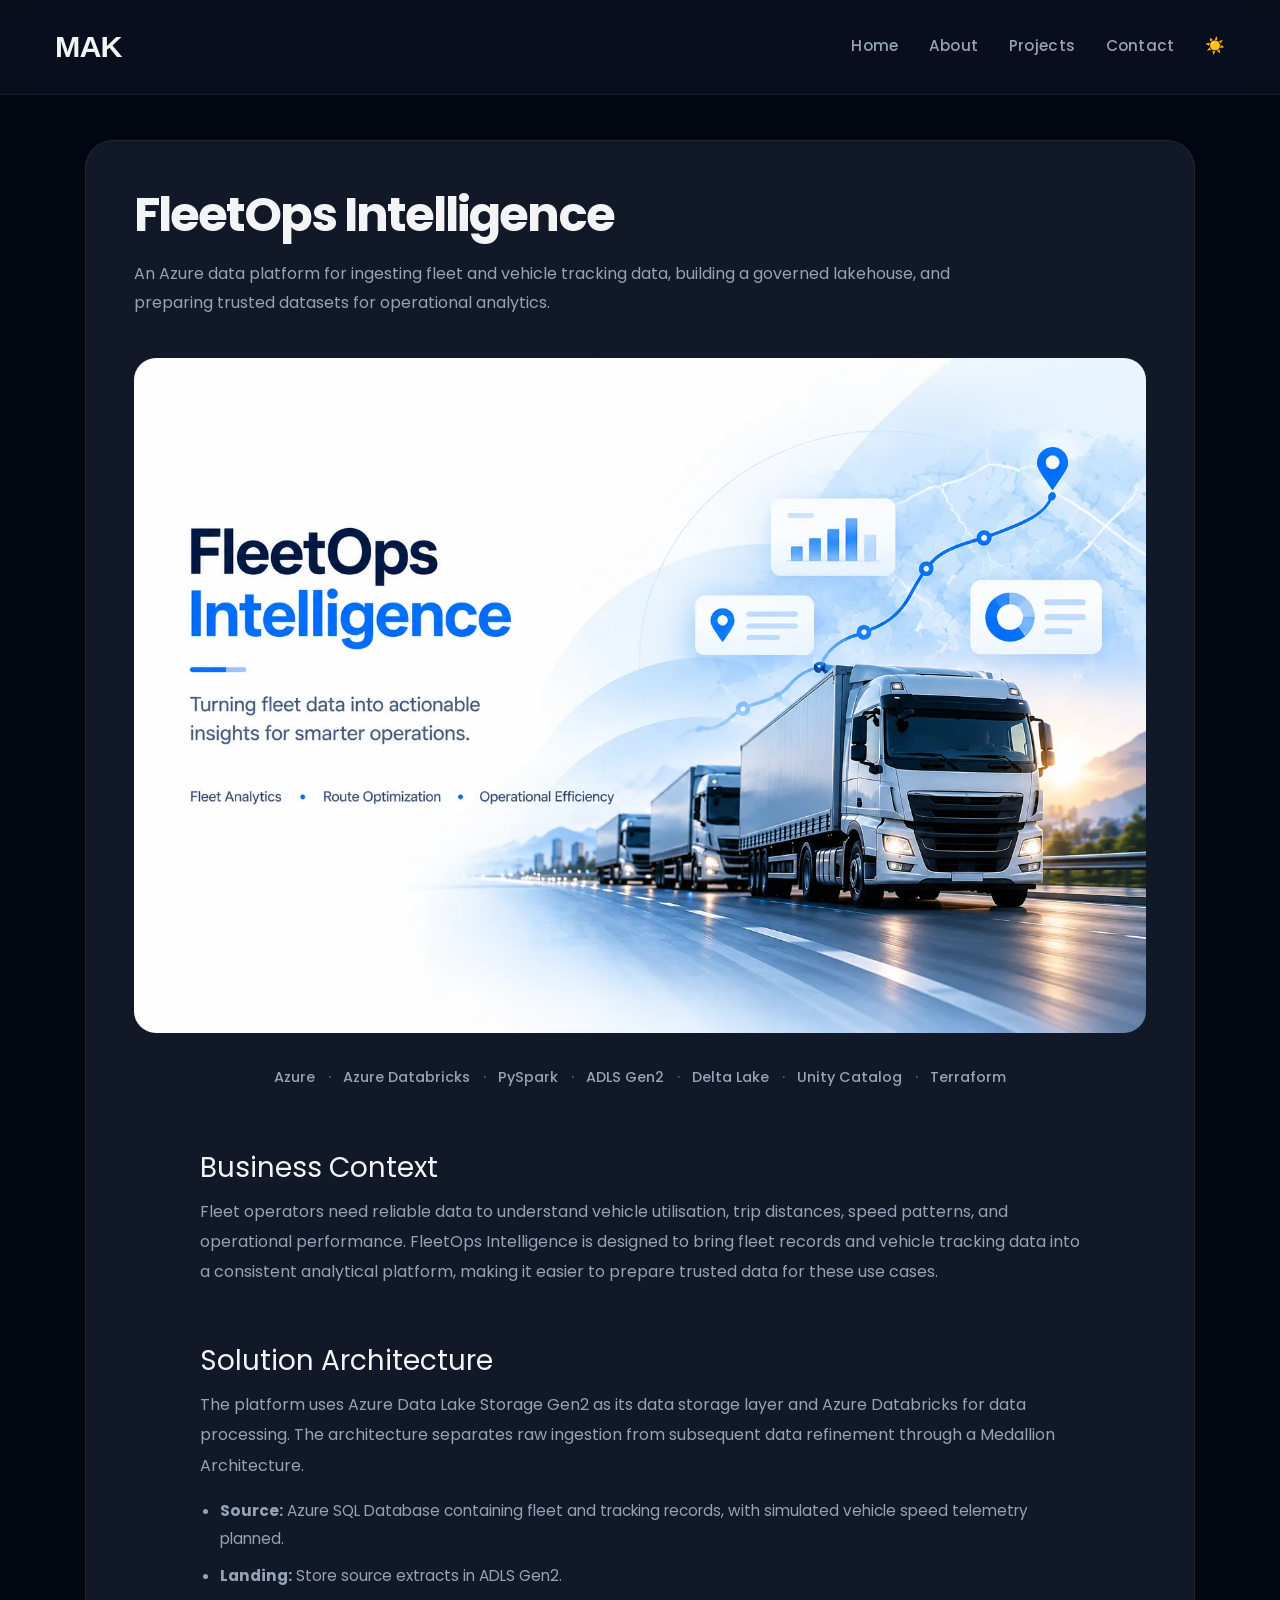
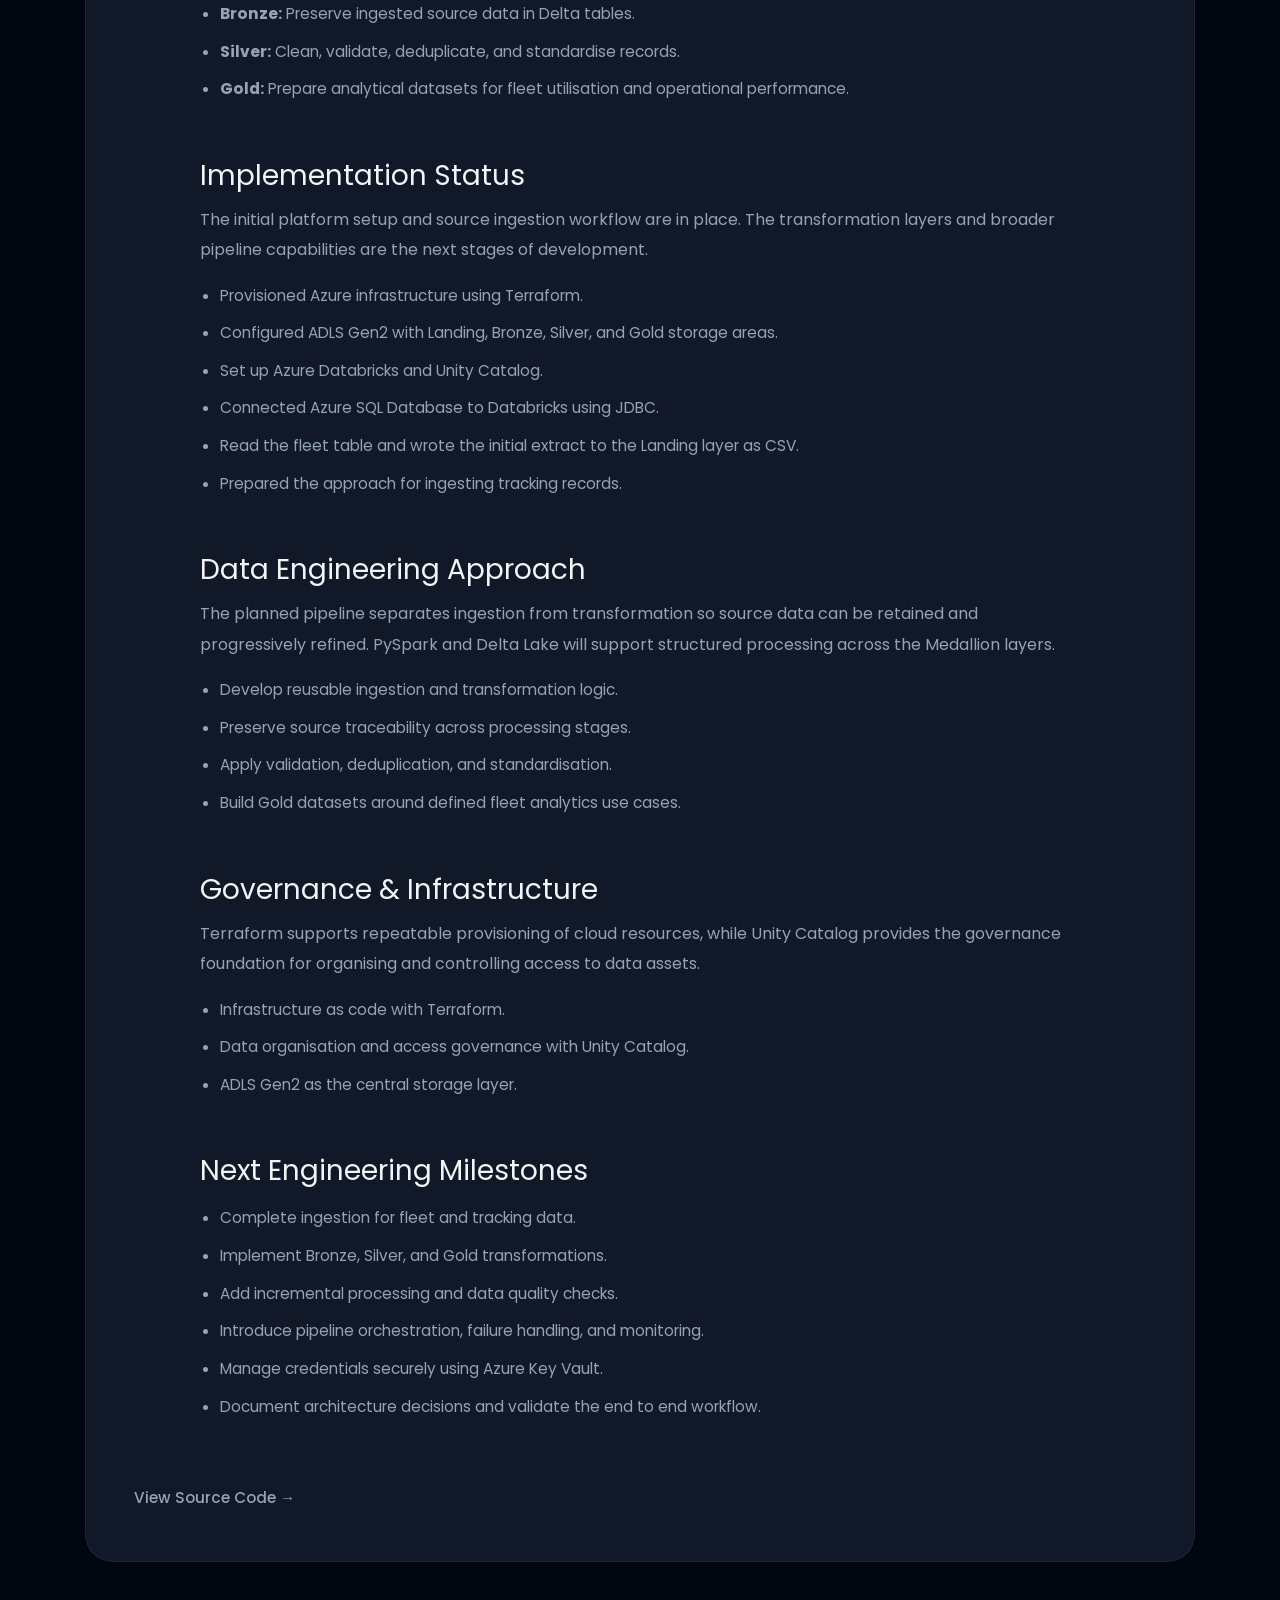
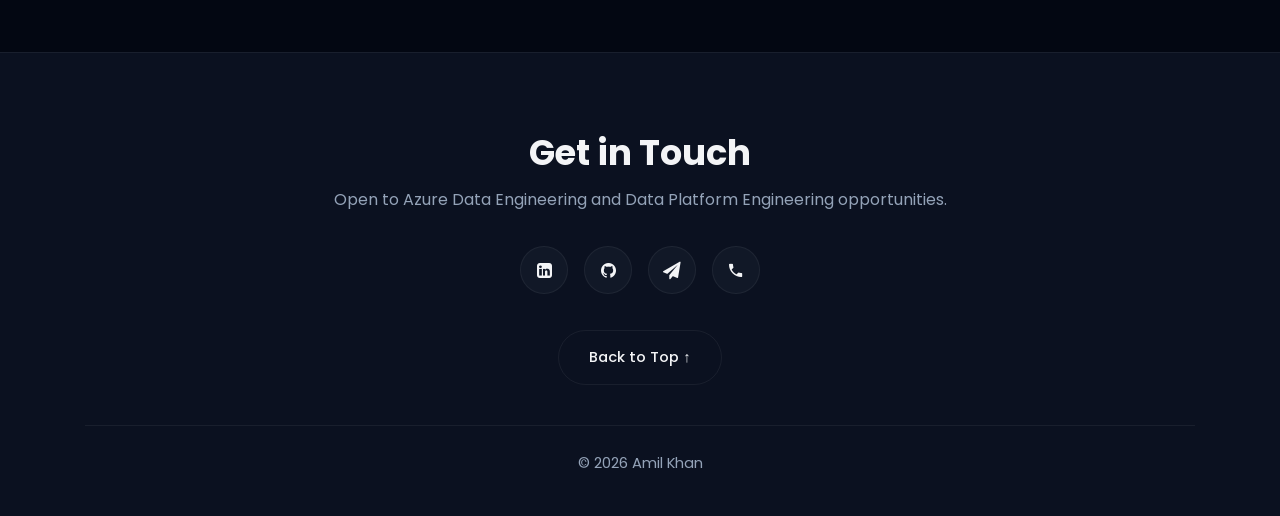
<file: projects/fleet-ops-intelligence.html>
<!DOCTYPE html>
<html lang="en">

<head>
	<title>Amil Khan | Data Platform Engineering</title>


	<meta charset="utf-8">
	<meta name="viewport" content="width=device-width, initial-scale=1">

	<meta property="og:title" content="Amil Khan | Data Platform Engineering">
	<meta property="og:description"
		content="Portfolio showcasing Azure data platforms, Databricks, cloud integration, and engineering automation.">

	<link href="https://fonts.googleapis.com/css2?family=Poppins:wght@300;400;600;700&display=swap" rel="stylesheet">
	<link rel="stylesheet" href="https://cdn.jsdelivr.net/npm/bootstrap@4.6.2/dist/css/bootstrap.min.css">
	<link rel="icon" href="images/mak.png">
	<link href="https://fonts.googleapis.com/css2?family=Inter:wght@400;500;600&display=swap" rel="stylesheet">
	<link rel="stylesheet" href="../css/style.css">
	<link rel="stylesheet" href="../css/animate.css">
	<link rel="stylesheet" href="../css/owl.carousel.min.css">
	<link rel="stylesheet" href="../css/owl.theme.default.min.css">
	<link rel="stylesheet" href="../css/magnific-popup.css">
	<link rel="stylesheet" href="../css/aos.css">
	<link rel="stylesheet" href="../css/flaticon.css">
	<link rel="stylesheet" href="../css/icomoon.css">

</head>



<body data-spy="scroll" data-target=".site-navbar-target" data-offset="300">

	<nav class="navbar navbar-expand-lg site-navbar-target" id="navbar">
		<div class="container">

			<!-- Logo -->
			<a class="navbar-brand" href="../index.html">
				MAK
			</a>

			<!-- Mobile Toggle -->
			<button class="navbar-toggler" type="button" data-toggle="collapse" data-target="#navbarNav"
				aria-controls="navbarNav" aria-expanded="false" aria-label="Toggle navigation">

				<span class="oi oi-menu"></span>

			</button>

			<!-- Nav Links -->
			<div class="collapse navbar-collapse" id="navbarNav">

				<ul class="navbar-nav ml-auto">

					<li class="nav-item">
						<a href="../index.html" class="nav-link">Home</a>
					</li>
					<li class="nav-item">
						<a href="../index.html#about-section" class="nav-link">About</a>
					</li>
					<li class="nav-item">
						<a href="../projects.html" class="nav-link">Projects</a>
					</li>
					<li class="nav-item">
						<a href="#contact-section" class="nav-link">Contact</a>
					</li>
					<li class="nav-item d-flex align-items-center">
						<button onclick="toggleTheme()" class="theme-toggle" aria-label="Toggle theme">

							<span id="theme-icon">☀️</span>

						</button>
					</li>

					<!-- 
						<li class="nav-item">
						<a href="https://iam-mak.github.io/myblogs/" class="nav-link" target="_blank">
							Blog
						</a>

						</li>-->

				</ul>
			</div>
		</div>
	</nav>


	<!-- PROJECT DETAIL SECTION -->


	<section class="project-detail-section" id="project-section">
		<div class="container">
			<div class="project-detail-card">

				<!-- PROJECT HEADER -->
				<div class="project-detail-header">
					<h1 class="project-detail-title">
						FleetOps Intelligence
					</h1>
					<p class="project-detail-subtitle">
						An Azure data platform for ingesting fleet and vehicle tracking
						data, building a governed lakehouse, and preparing trusted
						datasets for operational analytics.
					</p>
				</div>

				<!-- PROJECT IMAGE -->
				<div class="project-detail-image-wrap">
					<img src="../images/FleetOpsIntelligence.webp"
						alt="FleetOps Intelligence Azure data platform architecture" class="project-detail-image">
				</div>

				<!-- TECHNOLOGY STACK -->
				<div class="project-detail-tech">
					<span>Azure</span>
					<span>Azure Databricks</span>
					<span>PySpark</span>
					<span>ADLS Gen2</span>
					<span>Delta Lake</span>
					<span>Unity Catalog</span>
					<span>Terraform</span>
				</div>

				<div class="project-detail-content">

					<!-- BUSINESS CONTEXT -->
					<div class="project-detail-block">
						<h3>Business Context</h3>
						<p>
							Fleet operators need reliable data to understand vehicle
							utilisation, trip distances, speed patterns, and operational
							performance. FleetOps Intelligence is designed to bring fleet
							records and vehicle tracking data into a consistent analytical
							platform, making it easier to prepare trusted data for these use cases.
						</p>
					</div>

					<!-- SOLUTION ARCHITECTURE -->
					<div class="project-detail-block">
						<h3>Solution Architecture</h3>
						<p>
							The platform uses Azure Data Lake Storage Gen2 as its data
							storage layer and Azure Databricks for data processing.
							The architecture separates raw ingestion from subsequent
							data refinement through a Medallion Architecture.
						</p>
						<ul>
							<li><strong>Source:</strong> Azure SQL Database containing fleet and tracking records, with
								simulated vehicle speed telemetry planned.</li>
							<li><strong>Landing:</strong> Store source extracts in ADLS Gen2.</li>
							<li><strong>Bronze:</strong> Preserve ingested source data in Delta tables.</li>
							<li><strong>Silver:</strong> Clean, validate, deduplicate, and standardise records.</li>
							<li><strong>Gold:</strong> Prepare analytical datasets for fleet utilisation and operational
								performance.</li>
						</ul>
					</div>

					<!-- IMPLEMENTATION STATUS -->
					<div class="project-detail-block">
						<h3>Implementation Status</h3>
						<p>
							The initial platform setup and source ingestion workflow
							are in place. The transformation layers and broader
							pipeline capabilities are the next stages of development.
						</p>
						<ul>
							<li>Provisioned Azure infrastructure using Terraform.</li>
							<li>Configured ADLS Gen2 with Landing, Bronze, Silver, and Gold storage areas.</li>
							<li>Set up Azure Databricks and Unity Catalog.</li>
							<li>Connected Azure SQL Database to Databricks using JDBC.</li>
							<li>Read the fleet table and wrote the initial extract to the Landing layer as CSV.</li>
							<li>Prepared the approach for ingesting tracking records.</li>
						</ul>
					</div>

					<!-- DATA ENGINEERING -->
					<div class="project-detail-block">
						<h3>Data Engineering Approach</h3>
						<p>
							The planned pipeline separates ingestion from transformation
							so source data can be retained and progressively refined.
							PySpark and Delta Lake will support structured processing
							across the Medallion layers.
						</p>
						<ul>
							<li>Develop reusable ingestion and transformation logic.</li>
							<li>Preserve source traceability across processing stages.</li>
							<li>Apply validation, deduplication, and standardisation.</li>
							<li>Build Gold datasets around defined fleet analytics use cases.</li>
						</ul>
					</div>

					<!-- GOVERNANCE AND INFRASTRUCTURE -->
					<div class="project-detail-block">
						<h3>Governance & Infrastructure</h3>
						<p>
							Terraform supports repeatable provisioning of cloud resources,
							while Unity Catalog provides the governance foundation for
							organising and controlling access to data assets.
						</p>
						<ul>
							<li>Infrastructure as code with Terraform.</li>
							<li>Data organisation and access governance with Unity Catalog.</li>
							<li>ADLS Gen2 as the central storage layer.</li>
						</ul>
					</div>

					<!-- NEXT STEPS -->
					<div class="project-detail-block">
						<h3>Next Engineering Milestones</h3>
						<ul>
							<li>Complete ingestion for fleet and tracking data.</li>
							<li>Implement Bronze, Silver, and Gold transformations.</li>
							<li>Add incremental processing and data quality checks.</li>
							<li>Introduce pipeline orchestration, failure handling, and monitoring.</li>
							<li>Manage credentials securely using Azure Key Vault.</li>
							<li>Document architecture decisions and validate the end to end workflow.</li>
						</ul>
					</div>

				</div>

				<!-- SOURCE CODE -->
				<div class="project-detail-actions">
					<a href="https://github.com/Iam-Mak/fleetops-intelligence-platform" class="hero-btn" target="_blank"
						rel="noopener noreferrer">
						View Source Code →
					</a>
				</div>

			</div>
		</div>
	</section>




	<!-- FOOTER / CONTACT -->
	<footer class="footer-section" id="contact-section">
		<div class="container">

			<div class="footer-content">
				<h2 class="footer-title">Get in Touch</h2>
				<p class="footer-subtitle">
					Open to Azure Data Engineering and Data Platform Engineering opportunities.
				</p>
			</div>

			<!-- Social Links -->
			<div class="footer-socials">
				<a href="https://www.linkedin.com/in/iam-mak/" target="_blank" rel="noopener noreferrer"
					class="footer-social-link" aria-label="LinkedIn">
					<span class="icon-linkedin-square"></span>
				</a>

				<a href="https://github.com/Iam-Mak" target="_blank" rel="noopener noreferrer"
					class="footer-social-link" aria-label="GitHub">
					<span class="icon-github"></span>
				</a>

				<a href="mailto:mohd.amilk09@gmail.com" class="footer-social-link" aria-label="Email">
					<span class="icon-paper-plane"></span>
				</a>

				<a href="tel:+917302344786" class="footer-social-link" aria-label="Phone">
					<span class="icon-phone2"></span>
				</a>
			</div>

			<!-- Back To Top -->
			<div class="footer-actions">
				<a href="#home-section" class="hero-btn">
					Back to Top ↑
				</a>
			</div>

			<div class="footer-divider"></div>

			<p class="footer-bottom">
				©
				<script>document.write(new Date().getFullYear());</script>
				Amil Khan
			</p>

		</div>
	</footer>

	<!-- Loader -->
	<div id="ftco-loader" class="show fullscreen">
		<svg class="circular" width="48px" height="48px">
			<circle class="path-bg" cx="24" cy="24" r="22" fill="none" stroke-width="4" stroke="#eeeeee" />
			<circle class="path" cx="24" cy="24" r="22" fill="none" stroke-width="4" stroke-miterlimit="10"
				stroke="#F96D00" />
		</svg>
	</div>


	<script src="../js/jquery.min.js"></script>
	<script src="../js/jquery-migrate-3.0.1.min.js"></script>
	<script src="../js/bootstrap.min.js"></script>
	<script src="../js/jquery.waypoints.min.js"></script>
	<script src="../js/jquery.stellar.min.js"></script>
	<script src="../js/owl.carousel.min.js"></script>
	<script src="../js/jquery.magnific-popup.min.js"></script>
	<script src="../js/aos.js"></script>
	<script src="../js/jquery.animateNumber.min.js"></script>
	<script src="../js/main.js"></script>

</body>

</html>
</file>
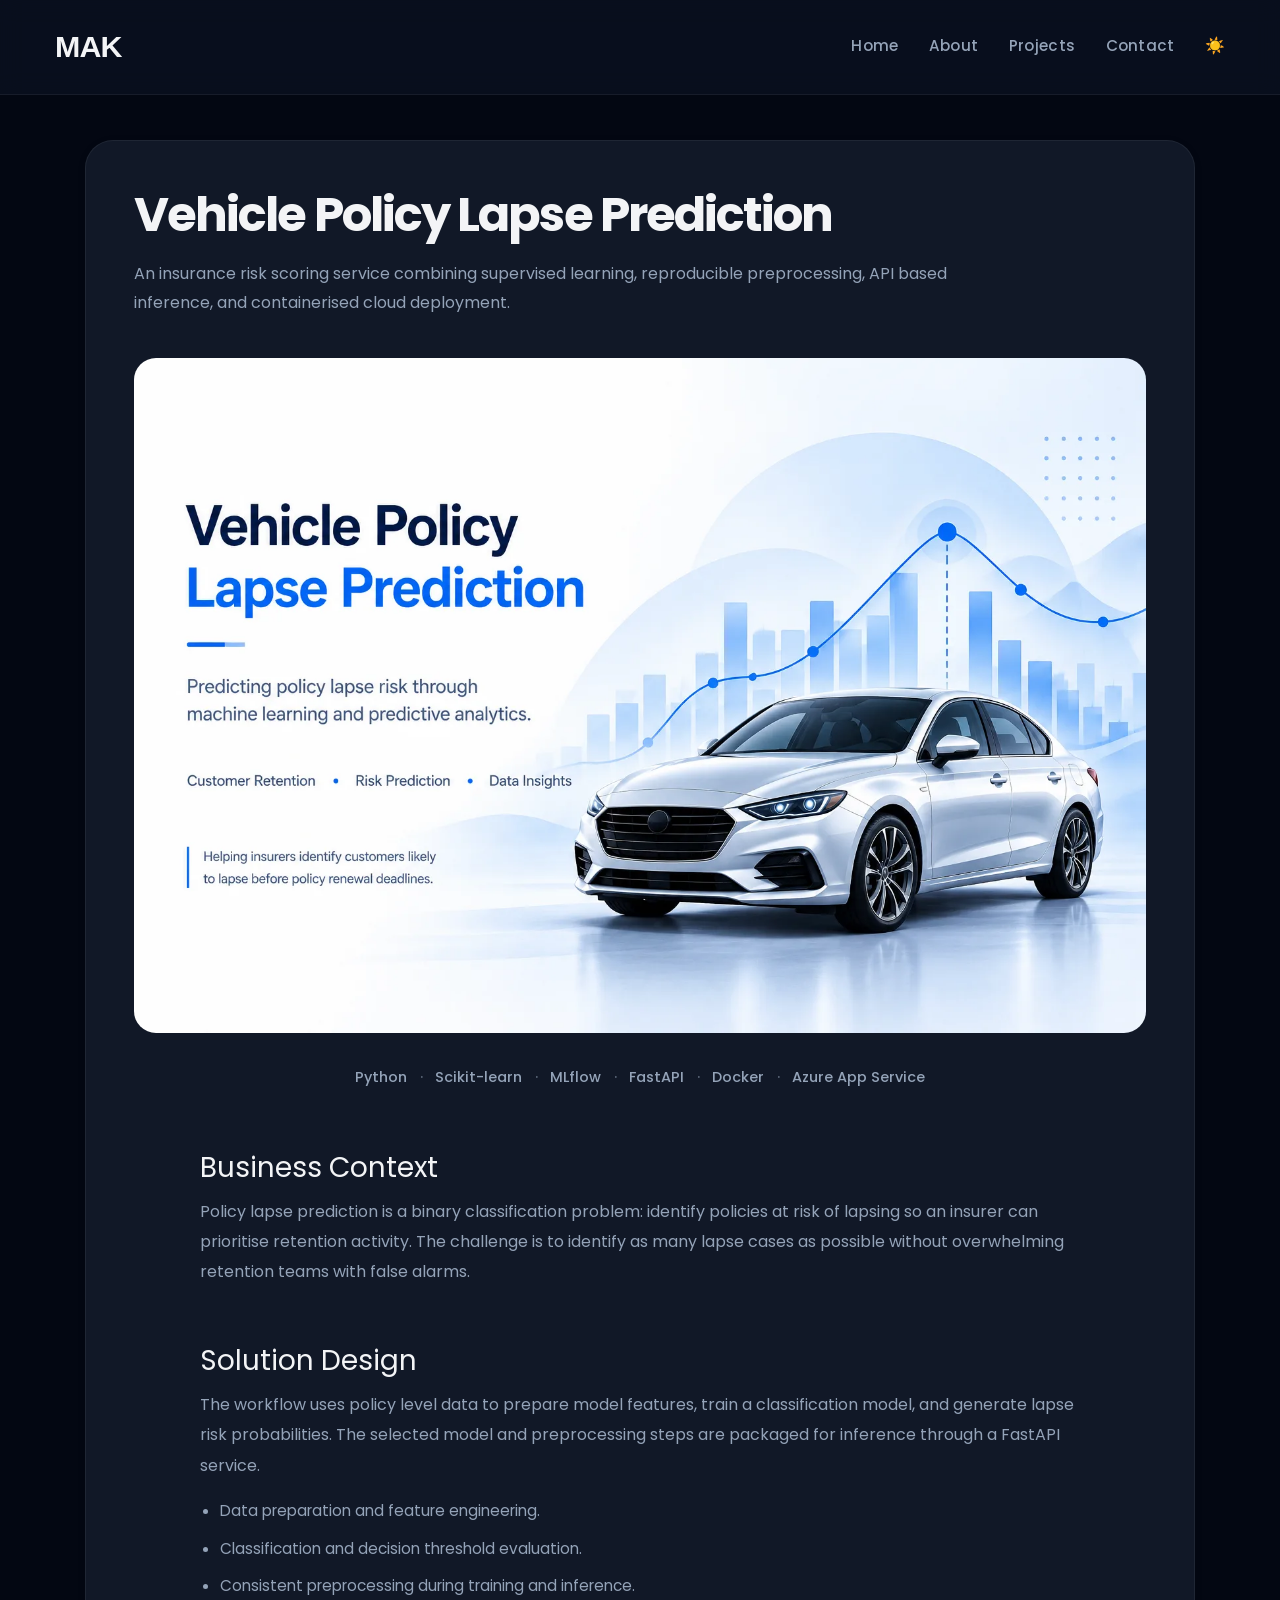
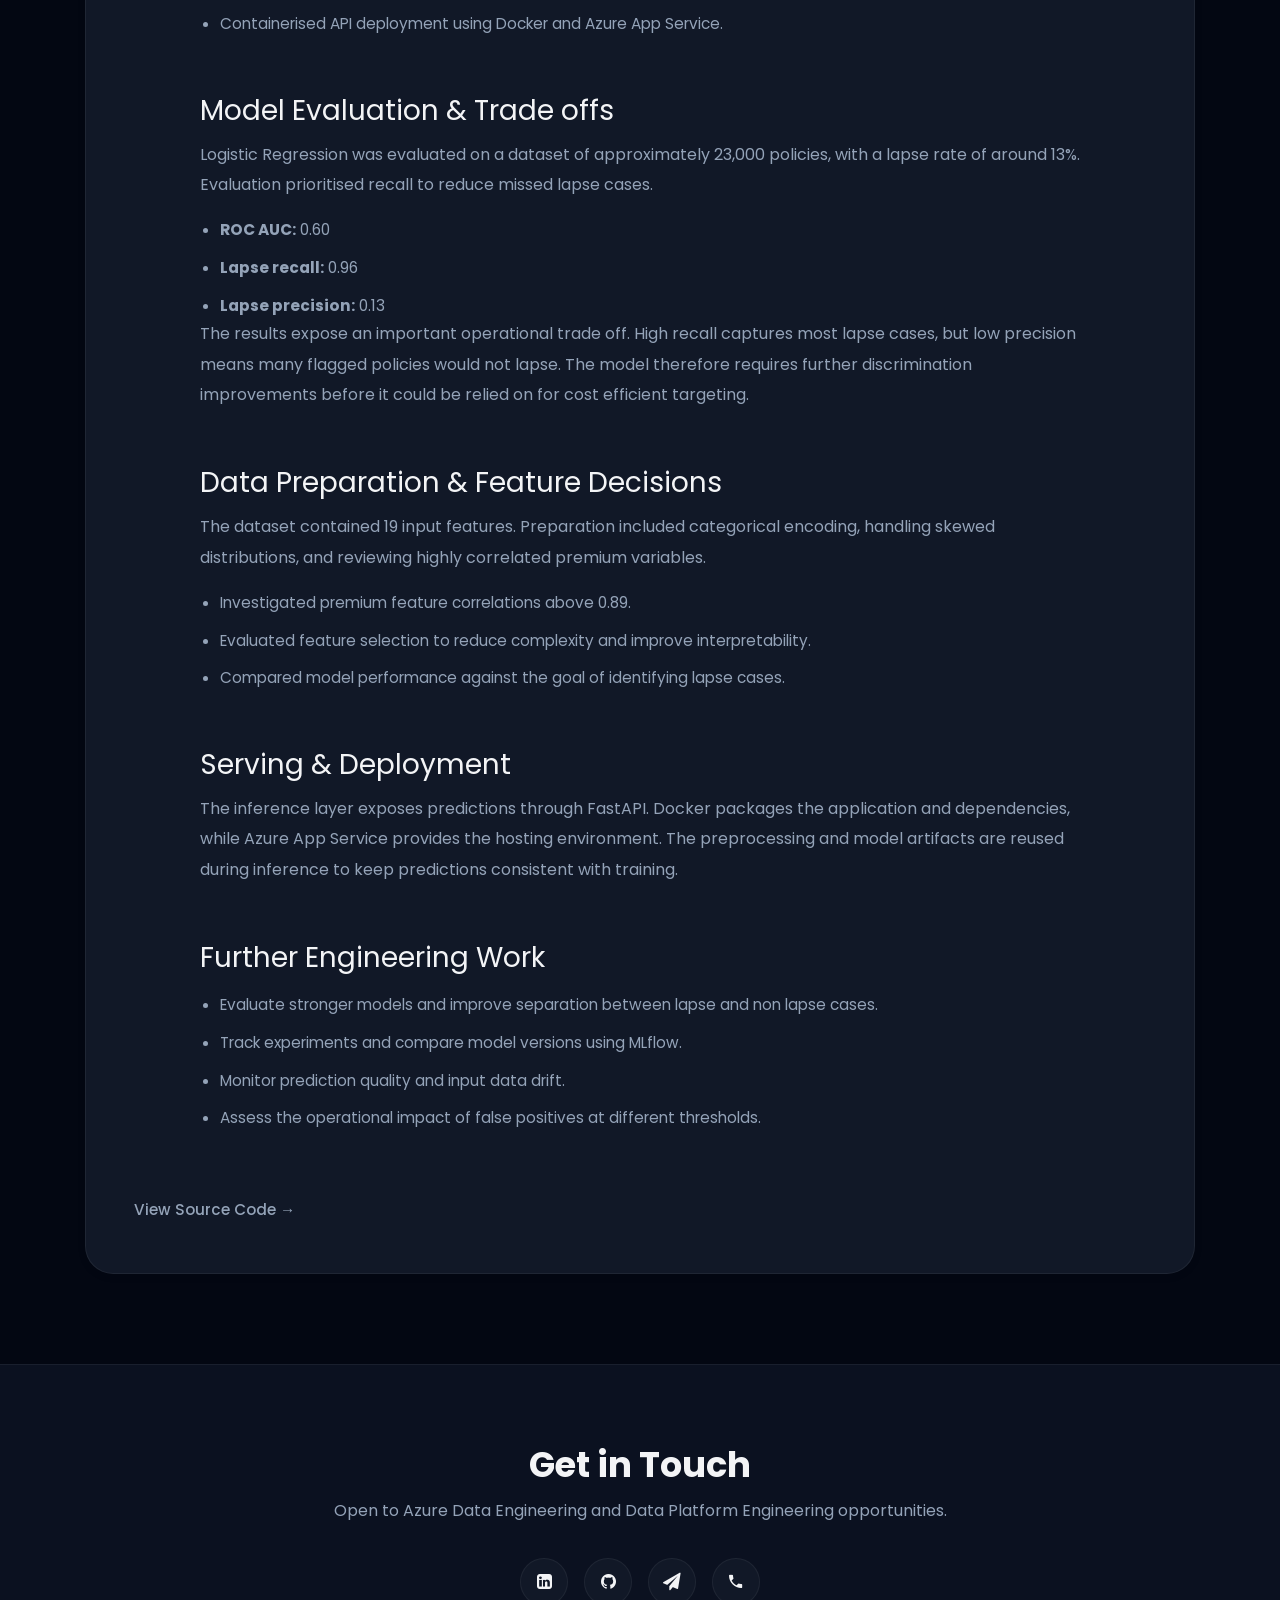
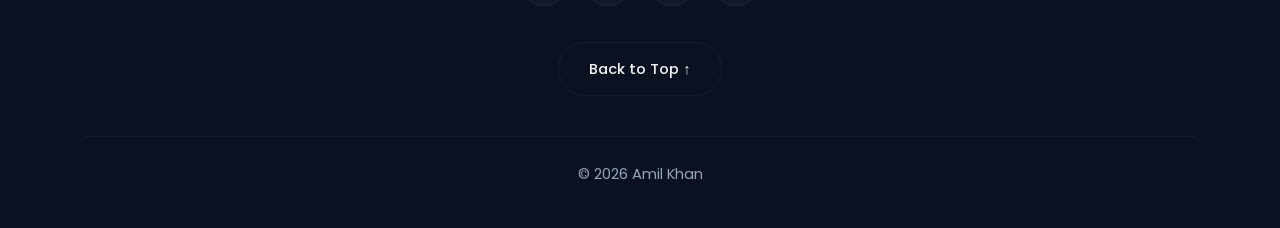
<file: projects/vehicle_policy_lapse_prediction.html>
<!DOCTYPE html>
<html lang="en">

<head>
	<title>Amil Khan | Data Platform Engineering</title>


	<meta charset="utf-8">
	<meta name="viewport" content="width=device-width, initial-scale=1">

	<meta property="og:title" content="Amil Khan | Data Platform Engineering">
	<meta property="og:description"
		content="Portfolio showcasing Azure data platforms, Databricks, cloud integration, and engineering automation.">

	<link href="https://fonts.googleapis.com/css2?family=Poppins:wght@300;400;600;700&display=swap" rel="stylesheet">
	<link rel="stylesheet" href="https://cdn.jsdelivr.net/npm/bootstrap@4.6.2/dist/css/bootstrap.min.css">
	<link rel="icon" href="images/mak.png">
	<link href="https://fonts.googleapis.com/css2?family=Inter:wght@400;500;600&display=swap" rel="stylesheet">
	<link rel="stylesheet" href="../css/style.css">
	<link rel="stylesheet" href="../css/animate.css">
	<link rel="stylesheet" href="../css/owl.carousel.min.css">
	<link rel="stylesheet" href="../css/owl.theme.default.min.css">
	<link rel="stylesheet" href="../css/magnific-popup.css">
	<link rel="stylesheet" href="../css/aos.css">
	<link rel="stylesheet" href="../css/flaticon.css">
	<link rel="stylesheet" href="../css/icomoon.css">

</head>



<body data-spy="scroll" data-target=".site-navbar-target" data-offset="300">

	<nav class="navbar navbar-expand-lg site-navbar-target" id="navbar">
		<div class="container">

			<!-- Logo -->
			<a class="navbar-brand" href="../index.html">
				MAK
			</a>

			<!-- Mobile Toggle -->
			<button class="navbar-toggler" type="button" data-toggle="collapse" data-target="#navbarNav"
				aria-controls="navbarNav" aria-expanded="false" aria-label="Toggle navigation">

				<span class="oi oi-menu"></span>

			</button>

			<!-- Nav Links -->
			<div class="collapse navbar-collapse" id="navbarNav">

				<ul class="navbar-nav ml-auto">

					<li class="nav-item">
						<a href="../index.html" class="nav-link">Home</a>
					</li>
					<li class="nav-item">
						<a href="../index.html#about-section" class="nav-link">About</a>
					</li>
					<li class="nav-item">
						<a href="../projects.html" class="nav-link">Projects</a>
					</li>
					<li class="nav-item">
						<a href="#contact-section" class="nav-link">Contact</a>
					</li>
					<li class="nav-item d-flex align-items-center">
						<button onclick="toggleTheme()" class="theme-toggle" aria-label="Toggle theme">

							<span id="theme-icon">☀️</span>

						</button>
					</li>

					<!-- 
						<li class="nav-item">
						<a href="https://iam-mak.github.io/myblogs/" class="nav-link" target="_blank">
							Blog
						</a>

						</li>-->

				</ul>
			</div>
		</div>
	</nav>


	<!-- PROJECT DETAIL SECTION -->


	<section class="project-detail-section" id="project-section">
		<div class="container">
			<div class="project-detail-card">

				<!-- PROJECT HEADER -->
				<div class="project-detail-header">
					<h1 class="project-detail-title">
						Vehicle Policy Lapse Prediction
					</h1>
					<p class="project-detail-subtitle">
						An insurance risk scoring service combining supervised
						learning, reproducible preprocessing, API based inference,
						and containerised cloud deployment.
					</p>
				</div>

				<!-- PROJECT VISUAL -->
				<div class="project-detail-image-wrap">
					<img src="../images/vehiclePolicyLapse.webp" alt="Vehicle Policy Lapse Prediction system"
						class="project-detail-image">
				</div>

				<!-- TECHNOLOGIES -->
				<div class="project-detail-tech">
					<span>Python</span>
					<span>Scikit-learn</span>
					<span>MLflow</span>
					<span>FastAPI</span>
					<span>Docker</span>
					<span>Azure App Service</span>
				</div>

				<div class="project-detail-content">

					<!-- BUSINESS CONTEXT -->
					<div class="project-detail-block">
						<h3>Business Context</h3>
						<p>
							Policy lapse prediction is a binary classification problem:
							identify policies at risk of lapsing so an insurer can
							prioritise retention activity. The challenge is to identify
							as many lapse cases as possible without overwhelming
							retention teams with false alarms.
						</p>
					</div>

					<!-- SOLUTION DESIGN -->
					<div class="project-detail-block">
						<h3>Solution Design</h3>
						<p>
							The workflow uses policy level data to prepare model features,
							train a classification model, and generate lapse risk
							probabilities. The selected model and preprocessing steps
							are packaged for inference through a FastAPI service.
						</p>
						<ul>
							<li>Data preparation and feature engineering.</li>
							<li>Classification and decision threshold evaluation.</li>
							<li>Consistent preprocessing during training and inference.</li>
							<li>Containerised API deployment using Docker and Azure App Service.</li>
						</ul>
					</div>

					<!-- EVALUATION -->
					<div class="project-detail-block">
						<h3>Model Evaluation & Trade offs</h3>
						<p>
							Logistic Regression was evaluated on a dataset of approximately
							23,000 policies, with a lapse rate of around 13%.
							Evaluation prioritised recall to reduce missed lapse cases.
						</p>
						<ul>
							<li><strong>ROC AUC:</strong> 0.60</li>
							<li><strong>Lapse recall:</strong> 0.96</li>
							<li><strong>Lapse precision:</strong> 0.13</li>
						</ul>
						<p>
							The results expose an important operational trade off.
							High recall captures most lapse cases, but low precision
							means many flagged policies would not lapse. The model
							therefore requires further discrimination improvements
							before it could be relied on for cost efficient targeting.
						</p>
					</div>

					<!-- DATA DECISIONS -->
					<div class="project-detail-block">
						<h3>Data Preparation & Feature Decisions</h3>
						<p>
							The dataset contained 19 input features. Preparation included
							categorical encoding, handling skewed distributions, and
							reviewing highly correlated premium variables.
						</p>
						<ul>
							<li>Investigated premium feature correlations above 0.89.</li>
							<li>Evaluated feature selection to reduce complexity and improve interpretability.</li>
							<li>Compared model performance against the goal of identifying lapse cases.</li>
						</ul>
					</div>

					<!-- ENGINEERING -->
					<div class="project-detail-block">
						<h3>Serving & Deployment</h3>
						<p>
							The inference layer exposes predictions through FastAPI.
							Docker packages the application and dependencies, while
							Azure App Service provides the hosting environment.
							The preprocessing and model artifacts are reused during
							inference to keep predictions consistent with training.
						</p>
					</div>

					<!-- NEXT STEPS -->
					<div class="project-detail-block">
						<h3>Further Engineering Work</h3>
						<ul>
							<li>Evaluate stronger models and improve separation between lapse and non lapse cases.</li>
							<li>Track experiments and compare model versions using MLflow.</li>
							<li>Monitor prediction quality and input data drift.</li>
							<li>Assess the operational impact of false positives at different thresholds.</li>
						</ul>
					</div>

				</div>

				<!-- SOURCE CODE -->
				<div class="project-detail-actions">
					<a href="https://github.com/Iam-Mak/vehicle-policy-lapse-prediction" class="hero-btn"
						target="_blank" rel="noopener noreferrer">
						View Source Code →
					</a>
				</div>

			</div>
		</div>
	</section>



	<!-- FOOTER / CONTACT -->
	<footer class="footer-section" id="contact-section">
		<div class="container">

			<div class="footer-content">
				<h2 class="footer-title">Get in Touch</h2>
				<p class="footer-subtitle">
					Open to Azure Data Engineering and Data Platform Engineering opportunities.
				</p>
			</div>

			<!-- Social Links -->
			<div class="footer-socials">
				<a href="https://www.linkedin.com/in/iam-mak/" target="_blank" rel="noopener noreferrer"
					class="footer-social-link" aria-label="LinkedIn">
					<span class="icon-linkedin-square"></span>
				</a>

				<a href="https://github.com/Iam-Mak" target="_blank" rel="noopener noreferrer"
					class="footer-social-link" aria-label="GitHub">
					<span class="icon-github"></span>
				</a>

				<a href="mailto:mohd.amilk09@gmail.com" class="footer-social-link" aria-label="Email">
					<span class="icon-paper-plane"></span>
				</a>

				<a href="tel:+917302344786" class="footer-social-link" aria-label="Phone">
					<span class="icon-phone2"></span>
				</a>
			</div>

			<!-- Back To Top -->
			<div class="footer-actions">
				<a href="#home-section" class="hero-btn">
					Back to Top ↑
				</a>
			</div>

			<div class="footer-divider"></div>

			<p class="footer-bottom">
				©
				<script>document.write(new Date().getFullYear());</script>
				Amil Khan
			</p>

		</div>
	</footer>

	<!-- Loader -->
	<div id="ftco-loader" class="show fullscreen">
		<svg class="circular" width="48px" height="48px">
			<circle class="path-bg" cx="24" cy="24" r="22" fill="none" stroke-width="4" stroke="#eeeeee" />
			<circle class="path" cx="24" cy="24" r="22" fill="none" stroke-width="4" stroke-miterlimit="10"
				stroke="#F96D00" />
		</svg>
	</div>


	<script src="../js/jquery.min.js"></script>
	<script src="../js/jquery-migrate-3.0.1.min.js"></script>
	<script src="../js/bootstrap.min.js"></script>
	<script src="../js/jquery.waypoints.min.js"></script>
	<script src="../js/jquery.stellar.min.js"></script>
	<script src="../js/owl.carousel.min.js"></script>
	<script src="../js/jquery.magnific-popup.min.js"></script>
	<script src="../js/aos.js"></script>
	<script src="../js/jquery.animateNumber.min.js"></script>
	<script src="../js/scrollax.min.js"></script>
	<script src="../js/main.js"></script>

</body>

</html>
</file>
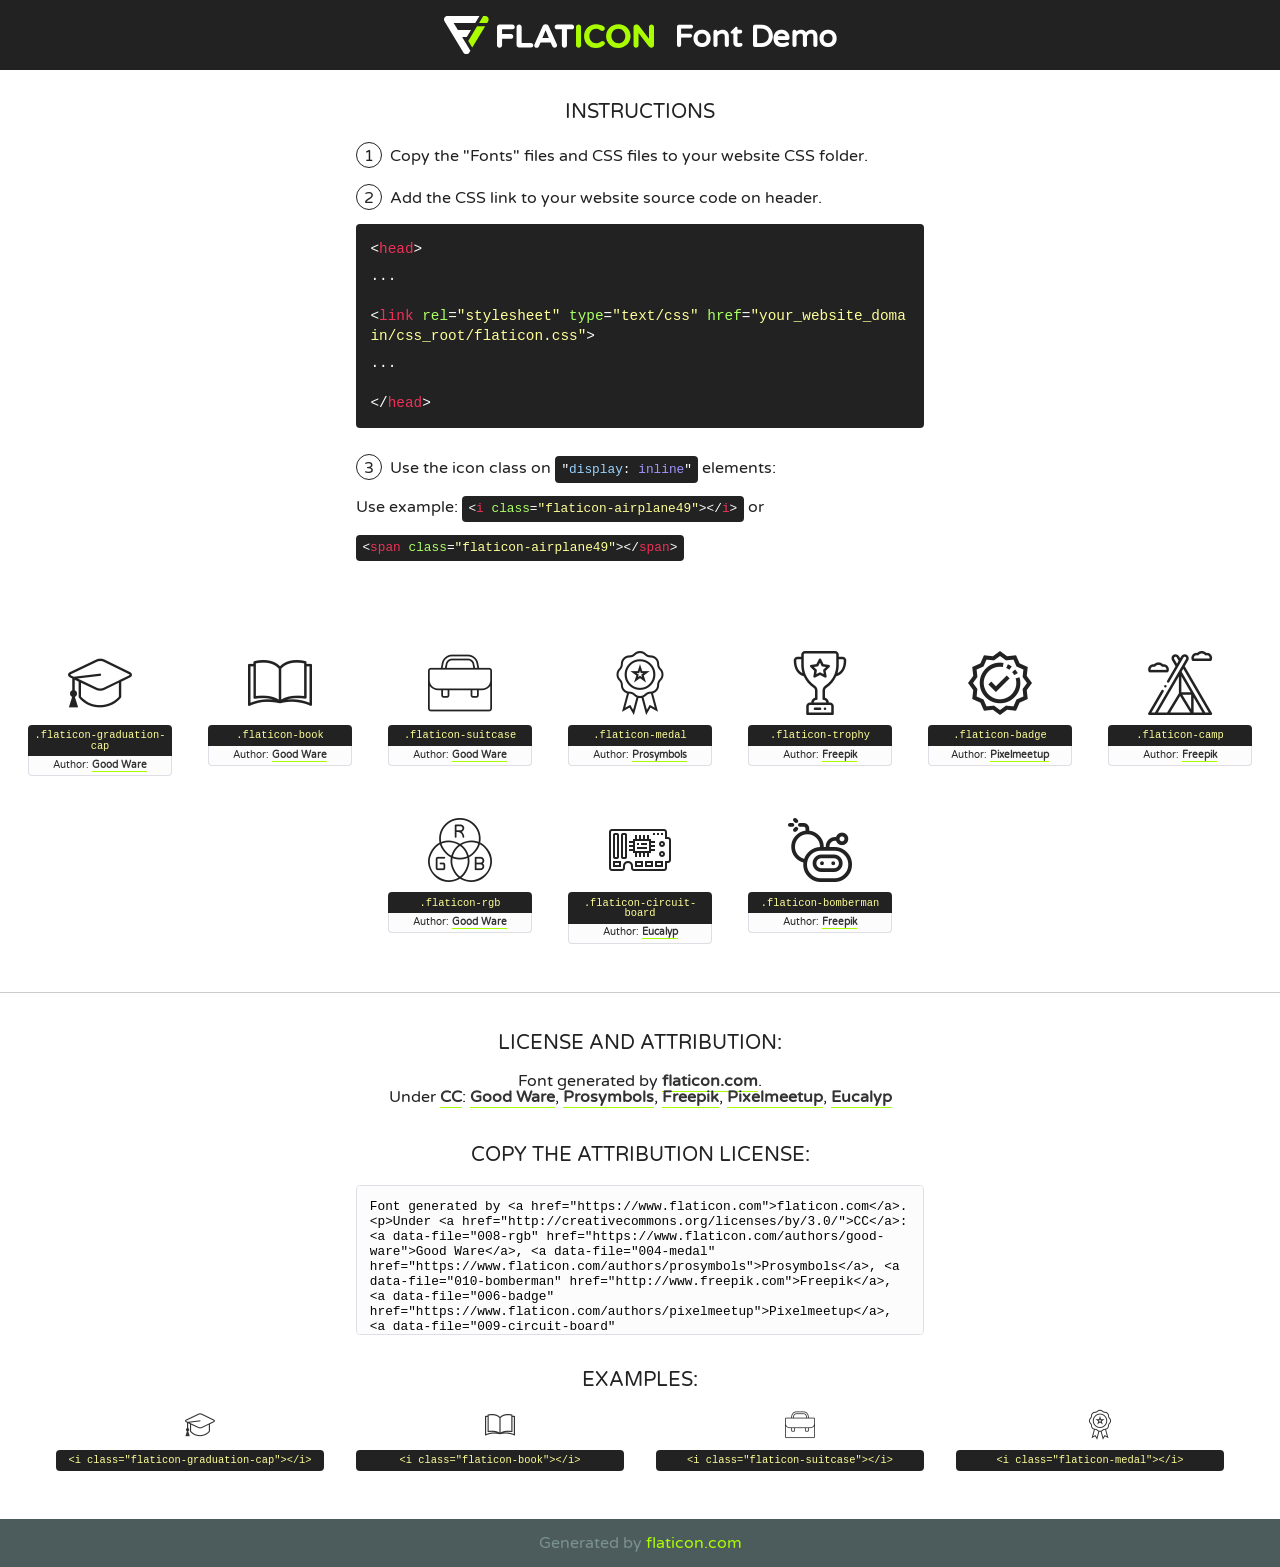
<file: fonts/flaticon/font/flaticon.html>
<!DOCTYPE html>
<!--
  Flaticon icon font: Flaticon
  Creation date: 12/07/2020 17:37
-->
<html>
<!DOCTYPE html>
<html>

<head>
    <title>Flaticon WebFont</title>
    <link href="http://fonts.googleapis.com/css?family=Varela+Round" rel="stylesheet" type="text/css" />
    <link rel="stylesheet" type="text/css" href="flaticon.css">
    <meta charset="UTF-8">
    <style>
    html, body, div, span, applet, object, iframe,
    h1, h2, h3, h4, h5, h6, p, blockquote, pre,
    a, abbr, acronym, address, big, cite, code,
    del, dfn, em, img, ins, kbd, q, s, samp,
    small, strike, strong, sub, sup, tt, var,
    b, u, i, center,
    dl, dt, dd, ol, ul, li,
    fieldset, form, label, legend,
    table, caption, tbody, tfoot, thead, tr, th, td,
    article, aside, canvas, details, embed, 
    figure, figcaption, footer, header, hgroup, 
    menu, nav, output, ruby, section, summary,
    time, mark, audio, video {
        margin: 0;
        padding: 0;
        border: 0;
        font-size: 100%;
        font: inherit;
        vertical-align: baseline;
    }
    /* HTML5 display-role reset for older browsers */
    article, aside, details, figcaption, figure, 
    footer, header, hgroup, menu, nav, section {
        display: block;
    }
    body {
        line-height: 1;
    }
    ol, ul {
        list-style: none;
    }
    blockquote, q {
        quotes: none;
    }
    blockquote:before, blockquote:after,
    q:before, q:after {
        content: '';
        content: none;
    }
    table {
        border-collapse: collapse;
        border-spacing: 0;
    }
    body {
        font-family: 'Varela Round', Helvetica, Arial, sans-serif;
        font-size: 16px;
        color: #222;
    }
    a {
        color: #333;
        border-bottom: 1px solid #a9fd00;
        font-weight: bold;
        text-decoration: none;
    }
    * {
        -moz-box-sizing: border-box;
        -webkit-box-sizing: border-box;
        box-sizing: border-box;
        margin: 0;
        padding: 0;
    }
    [class^="flaticon-"]:before, [class*=" flaticon-"]:before, [class^="flaticon-"]:after, [class*=" flaticon-"]:after {
        font-family: Flaticon;
        font-size: 30px;
        font-style: normal;
        margin-left: 20px;
        color: #333;
    }
    .wrapper {
        max-width: 600px;
        margin: auto;
        padding: 0 1em;
    }
    .title {
        font-size: 1.25em;
        text-align: center;
        margin-bottom: 1em;
        text-transform: uppercase;
    }
    header {
        text-align: center;
        background-color: #222;
        color: #fff;
        padding: 1em;
    }
    header .logo {
        width: 210px;
        height: 38px;
        display: inline-block;
        vertical-align: middle;
        margin-right: 1em;
        border: none;
    }
    header strong {
        font-size: 1.95em;
        font-weight: bold;
        vertical-align: middle;
        margin-top: 5px;
        display: inline-block;
    }
    .demo {
        margin: 2em auto;
        line-height: 1.25em;
    }
    .demo ul li {
        margin-bottom: 1em;
    }
    .demo ul li .num {
        color: #222;
        border-radius: 20px;
        display: inline-block;
        width: 26px;
        padding: 3px;
        height: 26px;
        text-align: center;
        margin-right: 0.5em;
        border: 1px solid #222;
    }
    .demo ul li code {
        background-color: #222;
        border-radius: 4px;
        padding: 0.25em 0.5em;
        display: inline-block;
        color: #fff;
        font-family: Consolas,Monaco,Lucida Console,Liberation Mono,DejaVu Sans Mono,Bitstream Vera Sans Mono,Courier New, monospace;
        font-weight: lighter;
        margin-top: 1em;
        font-size: 0.8em;
        word-break: break-all;
    }
    .demo ul li code.big {
        padding: 1em;
        font-size: 0.9em;
    }
    .demo ul li code .red {
        color: #EF3159;
    }
    .demo ul li code .green {
        color: #ACFF65;
    }
    .demo ul li code .yellow {
        color: #FFFF99;
    }
    .demo ul li code .blue {
        color: #99D3FF;
    }
    .demo ul li code .purple {
        color: #A295FF;
    }
    .demo ul li code .dots {
        margin-top: 0.5em;
        display: block;
    }
    #glyphs {
        border-bottom: 1px solid #ccc;
        padding: 2em 0;
        text-align: center;
    }
    .glyph {
        display: inline-block;
        width: 9em;
        margin: 1em;
        text-align: center;
        vertical-align: top;
        background: #FFF;
    }
    .glyph .glyph-icon {
        padding: 10px;
        display: block;
        font-family:"Flaticon";
        font-size: 64px;
        line-height: 1;
    }
    .glyph .glyph-icon:before {
        font-size: 64px;
        color: #222;
        margin-left: 0;
    }
    .class-name {
        font-size: 0.65em;
        background-color: #222;
        color: #fff;
        border-radius: 4px 4px 0 0;
        padding: 0.5em;
        color: #FFFF99;
        font-family: Consolas,Monaco,Lucida Console,Liberation Mono,DejaVu Sans Mono,Bitstream Vera Sans Mono,Courier New, monospace;
    }
    .author-name {
        font-size: 0.6em;
        background-color: #fcfcfd;
        border: 1px solid #DEDEE4;
        border-top: 0;
        border-radius: 0 0 4px 4px;
        padding: 0.5em;
    }
    .class-name:last-child {
        font-size: 10px;
        color:#888;
    }
    .class-name:last-child a {
        font-size: 10px;
        color:#555;
    }
    .class-name:last-child a:hover {
        color:#a9fd00;
    }
    .glyph > input {
        display: block;
        width: 100px;
        margin: 5px auto;
        text-align: center;
        font-size: 12px;
        cursor: text;
    }
    .glyph > input.icon-input {
        font-family:"Flaticon";
        font-size: 16px;
        margin-bottom: 10px;
    }
    .attribution .title {
        margin-top: 2em;
    }
    .attribution textarea {
        background-color: #fcfcfd;
        padding: 1em;
        border: none;
        box-shadow: none;
        border: 1px solid #DEDEE4;
        border-radius: 4px;
        resize: none;
        width: 100%;
        height: 150px;
        font-size: 0.8em;
        font-family: Consolas,Monaco,Lucida Console,Liberation Mono,DejaVu Sans Mono,Bitstream Vera Sans Mono,Courier New, monospace;
        -webkit-appearance: none;
    }
    .iconsuse {
        margin: 2em auto;
        text-align: center;
        max-width: 1200px;
    }
    .iconsuse:after {
        content: '';
        display: table;
        clear: both;
    }
    .iconsuse .image {
        float: left;
        width: 25%;
        padding: 0 1em;
    }
    .iconsuse .image p {
        margin-bottom: 1em;
    }
    .iconsuse .image span {
        display: block;
        font-size: 0.65em;
        background-color: #222;
        color: #fff;
        border-radius: 4px;
        padding: 0.5em;
        color: #FFFF99;
        margin-top: 1em;
        font-family: Consolas,Monaco,Lucida Console,Liberation Mono,DejaVu Sans Mono,Bitstream Vera Sans Mono,Courier New, monospace;
    }
    #footer {
        text-align: center;
        background-color: #4C5B5C;
        color: #7c9192;
        padding: 1em;
    }
    #footer a {
        border: none;
        color: #a9fd00;
        font-weight: normal;
    }
    @media (max-width: 960px) {
        .iconsuse .image {
            width: 50%;
        }
    }
    @media (max-width: 560px) {
        .iconsuse .image {
            width: 100%;
        }
    }
    </style>
</head>

<body class="characters-off">

    <header>
        <a href="https://www.flaticon.com" target="_blank" class="logo">
            <svg version="1.1" xmlns="http://www.w3.org/2000/svg" xmlns:xlink="http://www.w3.org/1999/xlink" xmlns:a="http://ns.adobe.com/AdobeSVGViewerExtensions/3.0/" viewBox="0 0 560.875 102.036" enable-background="new 0 0 560.875 102.036" xml:space="preserve">
                <defs>
                </defs>
                <g>
                    <g class="letters">
                        <path fill="#ffffff" d="M141.596,29.675c0-3.777,2.985-6.767,6.764-6.767h34.438c3.426,0,6.15,2.728,6.15,6.15
                        c0,3.43-2.724,6.149-6.15,6.149h-27.674v13.091h23.719c3.429,0,6.151,2.724,6.151,6.15c0,3.43-2.723,6.149-6.151,6.149h-23.719
                        v17.574c0,3.773-2.986,6.761-6.764,6.761c-3.779,0-6.764-2.989-6.764-6.761V29.675z"></path>
                        <path fill="#ffffff" d="M193.844,29.149c0-3.781,2.985-6.767,6.764-6.767c3.776,0,6.763,2.985,6.763,6.767v42.957h25.039
                        c3.426,0,6.149,2.726,6.149,6.153c0,3.425-2.723,6.15-6.149,6.15h-31.802c-3.779,0-6.764-2.986-6.764-6.768V29.149z"></path>
                        <path fill="#ffffff" d="M241.891,75.71l21.438-48.407c1.492-3.341,4.215-5.357,7.906-5.357h0.792
                        c3.686,0,6.323,2.017,7.815,5.357l21.439,48.407c0.436,0.967,0.701,1.845,0.701,2.723c0,3.602-2.809,6.501-6.414,6.501
                        c-3.161,0-5.269-1.845-6.499-4.655l-4.132-9.661h-27.059l-4.301,10.102c-1.144,2.631-3.426,4.214-6.237,4.214
                        c-3.517,0-6.24-2.81-6.24-6.325C241.1,77.64,241.451,76.677,241.891,75.71z M279.932,58.666l-8.521-20.297l-8.526,20.297H279.932
                        z"></path>
                        <path fill="#ffffff" d="M314.864,35.387H301.86c-3.429,0-6.239-2.813-6.239-6.238c0-3.429,2.811-6.24,6.239-6.24h39.533
                        c3.426,0,6.237,2.811,6.237,6.24c0,3.425-2.811,6.238-6.237,6.238h-13.001v42.785c0,3.773-2.99,6.761-6.764,6.761
                        c-3.779,0-6.764-2.989-6.764-6.761V35.387z"></path>
                        <path fill="#A9FD00" d="M352.615,29.149c0-3.781,2.985-6.767,6.767-6.767c3.774,0,6.761,2.985,6.761,6.767v49.024
                        c0,3.773-2.987,6.761-6.761,6.761c-3.781,0-6.767-2.989-6.767-6.761V29.149z"></path>
                        <path fill="#A9FD00" d="M374.132,53.836v-0.179c0-17.481,13.178-31.801,32.065-31.801c9.22,0,15.459,2.458,20.557,6.238
                        c1.402,1.054,2.637,2.985,2.637,5.357c0,3.692-2.985,6.59-6.681,6.59c-1.845,0-3.071-0.702-4.044-1.319
                        c-3.776-2.813-7.729-4.393-12.562-4.393c-10.364,0-17.831,8.611-17.831,19.154v0.173c0,10.542,7.291,19.329,17.831,19.329
                        c5.715,0,9.492-1.756,13.359-4.834c1.049-0.874,2.458-1.491,4.039-1.491c3.429,0,6.325,2.813,6.325,6.236
                        c0,2.106-1.056,3.78-2.282,4.834c-5.539,4.834-12.036,7.733-21.878,7.733C387.572,85.464,374.132,71.493,374.132,53.836z"></path>
                        <path fill="#A9FD00" d="M433.009,53.836v-0.179c0-17.481,13.79-31.801,32.766-31.801c18.981,0,32.592,14.143,32.592,31.628v0.173
                        c0,17.483-13.785,31.807-32.769,31.807C446.625,85.464,433.009,71.32,433.009,53.836z M484.224,53.836v-0.179
                        c0-10.539-7.725-19.326-18.626-19.326c-10.893,0-18.449,8.611-18.449,19.154v0.173c0,10.542,7.73,19.329,18.626,19.329
                        C476.676,72.986,484.224,64.378,484.224,53.836z"></path>
                        <path fill="#A9FD00" d="M506.233,29.321c0-3.774,2.99-6.763,6.767-6.763h1.401c3.252,0,5.183,1.583,7.029,3.953l26.093,34.265
                        V29.059c0-3.692,2.99-6.677,6.681-6.677c3.683,0,6.671,2.985,6.671,6.677v48.934c0,3.78-2.987,6.765-6.764,6.765h-0.436
                        c-3.257,0-5.188-1.581-7.034-3.953l-27.056-35.492v32.944c0,3.687-2.985,6.676-6.678,6.676c-3.683,0-6.673-2.989-6.673-6.676
                        V29.321z"></path>
                    </g>
                    <g class="insignia">
                        <path fill="#ffffff" d="M48.372,56.137h12.517l11.156-18.537H37.186L25.688,18.539h57.825L94.668,0H9.271
                        C5.925,0,2.842,1.801,1.198,4.716c-1.644,2.907-1.593,6.482,0.134,9.343l50.38,83.501c1.678,2.781,4.689,4.476,7.938,4.476
                        c3.246,0,6.257-1.695,7.935-4.476l2.898-4.804L48.372,56.137z"></path>
                        <g class="i">
                            <path fill="#A9FD00" d="M93.575,18.539h0.031v0.004l21.652,0.004l2.705-4.488c1.727-2.861,1.778-6.436,0.133-9.343
                            C116.454,1.801,113.371,0,110.026,0h-5.294L93.575,18.539z"></path>
                            <polygon fill="#A9FD00" points="88.291,27.356 64.725,66.486 75.519,84.404 109.942,27.356"></polygon>
                        </g>
                    </g>
                </g>
            </svg>
        </a>
        <strong>Font Demo</strong>
    </header>


    <section class="demo wrapper">

        <p class="title">Instructions</p>

        <ul>
            <li>
                <span class="num">1</span>Copy the "Fonts" files and CSS files to your website CSS folder.
            </li>
            <li>
                <span class="num">2</span>Add the CSS link to your website source code on header.
                <code class="big">
                    &lt;<span class="red">head</span>&gt;
                    <br/><span class="dots">...</span>
                    <br/>&lt;<span class="red">link</span> <span class="green">rel</span>=<span class="yellow">"stylesheet"</span> <span class="green">type</span>=<span class="yellow">"text/css"</span> <span class="green">href</span>=<span class="yellow">"your_website_domain/css_root/flaticon.css"</span>&gt;
                    <br/><span class="dots">...</span>
                    <br/>&lt;/<span class="red">head</span>&gt;
                </code>
            </li>

            <li>
                <p>
                    <span class="num">3</span>Use the icon class on <code>"<span class="blue">display</span>:<span class="purple"> inline</span>"</code> elements:
                    <br />
                    Use example: <code>&lt;<span class="red">i</span> <span class="green">class</span>=<span class="yellow">&quot;flaticon-airplane49&quot;</span>&gt;&lt;/<span class="red">i</span>&gt;</code> or <code>&lt;<span class="red">span</span> <span class="green">class</span>=<span class="yellow">&quot;flaticon-airplane49&quot;</span>&gt;&lt;/<span class="red">span</span>&gt;</code>
            </li>
        </ul>

    </section>




   <section id="glyphs">          
    
      
        <div class="glyph"><div class="glyph-icon flaticon-graduation-cap"></div>
            <div class="class-name">.flaticon-graduation-cap</div>
            <div class="author-name">Author: <a data-file="001-graduation-cap" href="https://www.flaticon.com/authors/good-ware">Good Ware</a> </div> 
        </div>        
        
        <div class="glyph"><div class="glyph-icon flaticon-book"></div>
            <div class="class-name">.flaticon-book</div>
            <div class="author-name">Author: <a data-file="002-book" href="https://www.flaticon.com/authors/good-ware">Good Ware</a> </div> 
        </div>        
        
        <div class="glyph"><div class="glyph-icon flaticon-suitcase"></div>
            <div class="class-name">.flaticon-suitcase</div>
            <div class="author-name">Author: <a data-file="003-suitcase" href="https://www.flaticon.com/authors/good-ware">Good Ware</a> </div> 
        </div>        
        
        <div class="glyph"><div class="glyph-icon flaticon-medal"></div>
            <div class="class-name">.flaticon-medal</div>
            <div class="author-name">Author: <a data-file="004-medal" href="https://www.flaticon.com/authors/prosymbols">Prosymbols</a> </div> 
        </div>        
        
        <div class="glyph"><div class="glyph-icon flaticon-trophy"></div>
            <div class="class-name">.flaticon-trophy</div>
            <div class="author-name">Author: <a data-file="005-trophy" href="http://www.freepik.com">Freepik</a> </div> 
        </div>        
        
        <div class="glyph"><div class="glyph-icon flaticon-badge"></div>
            <div class="class-name">.flaticon-badge</div>
            <div class="author-name">Author: <a data-file="006-badge" href="https://www.flaticon.com/authors/pixelmeetup">Pixelmeetup</a> </div> 
        </div>        
        
        <div class="glyph"><div class="glyph-icon flaticon-camp"></div>
            <div class="class-name">.flaticon-camp</div>
            <div class="author-name">Author: <a data-file="007-camp" href="http://www.freepik.com">Freepik</a> </div> 
        </div>        
        
        <div class="glyph"><div class="glyph-icon flaticon-rgb"></div>
            <div class="class-name">.flaticon-rgb</div>
            <div class="author-name">Author: <a data-file="008-rgb" href="https://www.flaticon.com/authors/good-ware">Good Ware</a> </div> 
        </div>        
        
        <div class="glyph"><div class="glyph-icon flaticon-circuit-board"></div>
            <div class="class-name">.flaticon-circuit-board</div>
            <div class="author-name">Author: <a data-file="009-circuit-board" href="https://www.flaticon.com/authors/eucalyp">Eucalyp</a> </div> 
        </div>        
        
        <div class="glyph"><div class="glyph-icon flaticon-bomberman"></div>
            <div class="class-name">.flaticon-bomberman</div>
            <div class="author-name">Author: <a data-file="010-bomberman" href="http://www.freepik.com">Freepik</a> </div> 
        </div>        
        

    </section>



    <section class="attribution wrapper"   style="text-align:center;">

      <div class="title">License and attribution:</div><div class="attrDiv">Font generated by <a href="https://www.flaticon.com">flaticon.com</a>. <div><p>Under <a href="http://creativecommons.org/licenses/by/3.0/">CC</a>: <a data-file="008-rgb" href="https://www.flaticon.com/authors/good-ware">Good Ware</a>, <a data-file="004-medal" href="https://www.flaticon.com/authors/prosymbols">Prosymbols</a>, <a data-file="010-bomberman" href="http://www.freepik.com">Freepik</a>, <a data-file="006-badge" href="https://www.flaticon.com/authors/pixelmeetup">Pixelmeetup</a>, <a data-file="009-circuit-board" href="https://www.flaticon.com/authors/eucalyp">Eucalyp</a></p>  </div>
      </div>
      <div class="title">Copy the Attribution License:</div>

    <textarea onclick="this.focus();this.select();">Font generated by &lt;a href=&quot;https://www.flaticon.com&quot;&gt;flaticon.com&lt;/a&gt;. <p>Under <a href="http://creativecommons.org/licenses/by/3.0/">CC</a>: <a data-file="008-rgb" href="https://www.flaticon.com/authors/good-ware">Good Ware</a>, <a data-file="004-medal" href="https://www.flaticon.com/authors/prosymbols">Prosymbols</a>, <a data-file="010-bomberman" href="http://www.freepik.com">Freepik</a>, <a data-file="006-badge" href="https://www.flaticon.com/authors/pixelmeetup">Pixelmeetup</a>, <a data-file="009-circuit-board" href="https://www.flaticon.com/authors/eucalyp">Eucalyp</a></p>  
     </textarea>

    </section>

    <section class="iconsuse">

          <div class="title">Examples:</div>            
             
            <div class="image">
                <p>
                    <i class="glyph-icon flaticon-graduation-cap"></i> 
                    <span>&lt;i class=&quot;flaticon-graduation-cap&quot;&gt;&lt;/i&gt;</span>
                </p>
            </div>
            
            <div class="image">
                <p>
                    <i class="glyph-icon flaticon-book"></i> 
                    <span>&lt;i class=&quot;flaticon-book&quot;&gt;&lt;/i&gt;</span>
                </p>
            </div>
            
            <div class="image">
                <p>
                    <i class="glyph-icon flaticon-suitcase"></i> 
                    <span>&lt;i class=&quot;flaticon-suitcase&quot;&gt;&lt;/i&gt;</span>
                </p>
            </div>
            
            <div class="image">
                <p>
                    <i class="glyph-icon flaticon-medal"></i> 
                    <span>&lt;i class=&quot;flaticon-medal&quot;&gt;&lt;/i&gt;</span>
                </p>
            </div>
                       
        </div>
                            
    </section>

<div id="footer">
    <div>Generated by <a href="https://www.flaticon.com">flaticon.com</a>
    </div>
</div>



</body>
</html>
</file>
<file: css/flaticon.css>
/*
  	Flaticon icon font: Flaticon
  	Creation date: 12/07/2020 17:37
  	*/

@font-face {
  font-family: "Flaticon";
  src: url("../fonts/flaticon/font/Flaticon.eot");
  src: url("../fonts/flaticon/font/Flaticon.eot?#iefix") format("embedded-opentype"),
       url("../fonts/flaticon/font/Flaticon.woff2") format("woff2"),
       url("../fonts/flaticon/font/Flaticon.woff") format("woff"),
       url("../fonts/flaticon/font/Flaticon.ttf") format("truetype"),
       url("../fonts/flaticon/font/Flaticon.svg#Flaticon") format("svg");
  font-weight: normal;
  font-style: normal;
}

@media screen and (-webkit-min-device-pixel-ratio:0) {
  @font-face {
    font-family: "Flaticon";
    src: url("./Flaticon.svg#Flaticon") format("svg");
  }
}

[class^="flaticon-"]:before, [class*=" flaticon-"]:before,
[class^="flaticon-"]:after, [class*=" flaticon-"]:after {   
  font-family: Flaticon;
  font-style: normal;
  font-weight: normal;
  font-variant: normal;
  text-transform: none;
  line-height: 1;

  /* Better Font Rendering =========== */
  -webkit-font-smoothing: antialiased;
  -moz-osx-font-smoothing: grayscale;
}

.flaticon-graduation-cap:before { content: "\f100"; }
.flaticon-book:before { content: "\f101"; }
.flaticon-suitcase:before { content: "\f102"; }
.flaticon-medal:before { content: "\f103"; }
.flaticon-trophy:before { content: "\f104"; }
.flaticon-badge:before { content: "\f105"; }
.flaticon-camp:before { content: "\f106"; }
.flaticon-rgb:before { content: "\f107"; }
.flaticon-circuit-board:before { content: "\f108"; }
.flaticon-bomberman:before { content: "\f109"; }
</file>
<file: css/icomoon.css>
@font-face {
  font-family: 'icomoon';
  src:  url('../fonts/icomoon/icomoon.eot?6tt51o');
  src:  url('../fonts/icomoon/icomoon.eot?6tt51o#iefix') format('embedded-opentype'),
    url('../fonts/icomoon/icomoon.ttf?6tt51o') format('truetype'),
    url('../fonts/icomoon/icomoon.woff?6tt51o') format('woff'),
    url('../fonts/icomoon/icomoon.svg?6tt51o#icomoon') format('svg');
  font-weight: normal;
  font-style: normal;
}

[class^="icon-"], [class*=" icon-"] {
  /* use !important to prevent issues with browser extensions that change fonts */
  font-family: 'icomoon' !important;
  speak: none;
  font-style: normal;
  font-weight: normal;
  font-variant: normal;
  text-transform: none;
  line-height: 1;

  /* Better Font Rendering =========== */
  -webkit-font-smoothing: antialiased;
  -moz-osx-font-smoothing: grayscale;
}

.icon-asterisk:before {
  content: "\f069";
}
.icon-plus:before {
  content: "\f067";
}
.icon-question:before {
  content: "\f128";
}
.icon-minus:before {
  content: "\f068";
}
.icon-glass:before {
  content: "\f000";
}
.icon-music:before {
  content: "\f001";
}
.icon-search:before {
  content: "\f002";
}
.icon-envelope-o:before {
  content: "\f003";
}
.icon-heart:before {
  content: "\f004";
}
.icon-star:before {
  content: "\f005";
}
.icon-star-o:before {
  content: "\f006";
}
.icon-user:before {
  content: "\f007";
}
.icon-film:before {
  content: "\f008";
}
.icon-th-large:before {
  content: "\f009";
}
.icon-th:before {
  content: "\f00a";
}
.icon-th-list:before {
  content: "\f00b";
}
.icon-check:before {
  content: "\f00c";
}
.icon-close:before {
  content: "\f00d";
}
.icon-remove:before {
  content: "\f00d";
}
.icon-times:before {
  content: "\f00d";
}
.icon-search-plus:before {
  content: "\f00e";
}
.icon-search-minus:before {
  content: "\f010";
}
.icon-power-off:before {
  content: "\f011";
}
.icon-signal:before {
  content: "\f012";
}
.icon-cog:before {
  content: "\f013";
}
.icon-gear:before {
  content: "\f013";
}
.icon-trash-o:before {
  content: "\f014";
}
.icon-home:before {
  content: "\f015";
}
.icon-file-o:before {
  content: "\f016";
}
.icon-clock-o:before {
  content: "\f017";
}
.icon-road:before {
  content: "\f018";
}
.icon-download:before {
  content: "\f019";
}
.icon-arrow-circle-o-down:before {
  content: "\f01a";
}
.icon-arrow-circle-o-up:before {
  content: "\f01b";
}
.icon-inbox:before {
  content: "\f01c";
}
.icon-play-circle-o:before {
  content: "\f01d";
}
.icon-repeat:before {
  content: "\f01e";
}
.icon-rotate-right:before {
  content: "\f01e";
}
.icon-refresh:before {
  content: "\f021";
}
.icon-list-alt:before {
  content: "\f022";
}
.icon-lock:before {
  content: "\f023";
}
.icon-flag:before {
  content: "\f024";
}
.icon-headphones:before {
  content: "\f025";
}
.icon-volume-off:before {
  content: "\f026";
}
.icon-volume-down:before {
  content: "\f027";
}
.icon-volume-up:before {
  content: "\f028";
}
.icon-qrcode:before {
  content: "\f029";
}
.icon-barcode:before {
  content: "\f02a";
}
.icon-tag:before {
  content: "\f02b";
}
.icon-tags:before {
  content: "\f02c";
}
.icon-book:before {
  content: "\f02d";
}
.icon-bookmark:before {
  content: "\f02e";
}
.icon-print:before {
  content: "\f02f";
}
.icon-camera:before {
  content: "\f030";
}
.icon-font:before {
  content: "\f031";
}
.icon-bold:before {
  content: "\f032";
}
.icon-italic:before {
  content: "\f033";
}
.icon-text-height:before {
  content: "\f034";
}
.icon-text-width:before {
  content: "\f035";
}
.icon-align-left:before {
  content: "\f036";
}
.icon-align-center:before {
  content: "\f037";
}
.icon-align-right:before {
  content: "\f038";
}
.icon-align-justify:before {
  content: "\f039";
}
.icon-list:before {
  content: "\f03a";
}
.icon-dedent:before {
  content: "\f03b";
}
.icon-outdent:before {
  content: "\f03b";
}
.icon-indent:before {
  content: "\f03c";
}
.icon-video-camera:before {
  content: "\f03d";
}
.icon-image:before {
  content: "\f03e";
}
.icon-photo:before {
  content: "\f03e";
}
.icon-picture-o:before {
  content: "\f03e";
}
.icon-pencil:before {
  content: "\f040";
}
.icon-map-marker:before {
  content: "\f041";
}
.icon-adjust:before {
  content: "\f042";
}
.icon-tint:before {
  content: "\f043";
}
.icon-edit:before {
  content: "\f044";
}
.icon-pencil-square-o:before {
  content: "\f044";
}
.icon-share-square-o:before {
  content: "\f045";
}
.icon-check-square-o:before {
  content: "\f046";
}
.icon-arrows:before {
  content: "\f047";
}
.icon-step-backward:before {
  content: "\f048";
}
.icon-fast-backward:before {
  content: "\f049";
}
.icon-backward:before {
  content: "\f04a";
}
.icon-play:before {
  content: "\f04b";
}
.icon-pause:before {
  content: "\f04c";
}
.icon-stop:before {
  content: "\f04d";
}
.icon-forward:before {
  content: "\f04e";
}
.icon-fast-forward:before {
  content: "\f050";
}
.icon-step-forward:before {
  content: "\f051";
}
.icon-eject:before {
  content: "\f052";
}
.icon-chevron-left:before {
  content: "\f053";
}
.icon-chevron-right:before {
  content: "\f054";
}
.icon-plus-circle:before {
  content: "\f055";
}
.icon-minus-circle:before {
  content: "\f056";
}
.icon-times-circle:before {
  content: "\f057";
}
.icon-check-circle:before {
  content: "\f058";
}
.icon-question-circle:before {
  content: "\f059";
}
.icon-info-circle:before {
  content: "\f05a";
}
.icon-crosshairs:before {
  content: "\f05b";
}
.icon-times-circle-o:before {
  content: "\f05c";
}
.icon-check-circle-o:before {
  content: "\f05d";
}
.icon-ban:before {
  content: "\f05e";
}
.icon-arrow-left:before {
  content: "\f060";
}
.icon-arrow-right:before {
  content: "\f061";
}
.icon-arrow-up:before {
  content: "\f062";
}
.icon-arrow-down:before {
  content: "\f063";
}
.icon-mail-forward:before {
  content: "\f064";
}
.icon-share:before {
  content: "\f064";
}
.icon-expand:before {
  content: "\f065";
}
.icon-compress:before {
  content: "\f066";
}
.icon-exclamation-circle:before {
  content: "\f06a";
}
.icon-gift:before {
  content: "\f06b";
}
.icon-leaf:before {
  content: "\f06c";
}
.icon-fire:before {
  content: "\f06d";
}
.icon-eye:before {
  content: "\f06e";
}
.icon-eye-slash:before {
  content: "\f070";
}
.icon-exclamation-triangle:before {
  content: "\f071";
}
.icon-warning:before {
  content: "\f071";
}
.icon-plane:before {
  content: "\f072";
}
.icon-calendar:before {
  content: "\f073";
}
.icon-random:before {
  content: "\f074";
}
.icon-comment:before {
  content: "\f075";
}
.icon-magnet:before {
  content: "\f076";
}
.icon-chevron-up:before {
  content: "\f077";
}
.icon-chevron-down:before {
  content: "\f078";
}
.icon-retweet:before {
  content: "\f079";
}
.icon-shopping-cart:before {
  content: "\f07a";
}
.icon-folder:before {
  content: "\f07b";
}
.icon-folder-open:before {
  content: "\f07c";
}
.icon-arrows-v:before {
  content: "\f07d";
}
.icon-arrows-h:before {
  content: "\f07e";
}
.icon-bar-chart:before {
  content: "\f080";
}
.icon-bar-chart-o:before {
  content: "\f080";
}
.icon-twitter-square:before {
  content: "\f081";
}
.icon-facebook-square:before {
  content: "\f082";
}
.icon-camera-retro:before {
  content: "\f083";
}
.icon-key:before {
  content: "\f084";
}
.icon-cogs:before {
  content: "\f085";
}
.icon-gears:before {
  content: "\f085";
}
.icon-comments:before {
  content: "\f086";
}
.icon-thumbs-o-up:before {
  content: "\f087";
}
.icon-thumbs-o-down:before {
  content: "\f088";
}
.icon-star-half:before {
  content: "\f089";
}
.icon-heart-o:before {
  content: "\f08a";
}
.icon-sign-out:before {
  content: "\f08b";
}
.icon-linkedin-square:before {
  content: "\f08c";
}
.icon-thumb-tack:before {
  content: "\f08d";
}
.icon-external-link:before {
  content: "\f08e";
}
.icon-sign-in:before {
  content: "\f090";
}
.icon-trophy:before {
  content: "\f091";
}
.icon-github-square:before {
  content: "\f092";
}
.icon-upload:before {
  content: "\f093";
}
.icon-lemon-o:before {
  content: "\f094";
}
.icon-phone:before {
  content: "\f095";
}
.icon-square-o:before {
  content: "\f096";
}
.icon-bookmark-o:before {
  content: "\f097";
}
.icon-phone-square:before {
  content: "\f098";
}
.icon-twitter:before {
  content: "\f099";
}
.icon-facebook:before {
  content: "\f09a";
}
.icon-facebook-f:before {
  content: "\f09a";
}
.icon-github:before {
  content: "\f09b";
}
.icon-unlock:before {
  content: "\f09c";
}
.icon-credit-card:before {
  content: "\f09d";
}
.icon-feed:before {
  content: "\f09e";
}
.icon-rss:before {
  content: "\f09e";
}
.icon-hdd-o:before {
  content: "\f0a0";
}
.icon-bullhorn:before {
  content: "\f0a1";
}
.icon-bell-o:before {
  content: "\f0a2";
}
.icon-certificate:before {
  content: "\f0a3";
}
.icon-hand-o-right:before {
  content: "\f0a4";
}
.icon-hand-o-left:before {
  content: "\f0a5";
}
.icon-hand-o-up:before {
  content: "\f0a6";
}
.icon-hand-o-down:before {
  content: "\f0a7";
}
.icon-arrow-circle-left:before {
  content: "\f0a8";
}
.icon-arrow-circle-right:before {
  content: "\f0a9";
}
.icon-arrow-circle-up:before {
  content: "\f0aa";
}
.icon-arrow-circle-down:before {
  content: "\f0ab";
}
.icon-globe:before {
  content: "\f0ac";
}
.icon-wrench:before {
  content: "\f0ad";
}
.icon-tasks:before {
  content: "\f0ae";
}
.icon-filter:before {
  content: "\f0b0";
}
.icon-briefcase:before {
  content: "\f0b1";
}
.icon-arrows-alt:before {
  content: "\f0b2";
}
.icon-group:before {
  content: "\f0c0";
}
.icon-users:before {
  content: "\f0c0";
}
.icon-chain:before {
  content: "\f0c1";
}
.icon-link:before {
  content: "\f0c1";
}
.icon-cloud:before {
  content: "\f0c2";
}
.icon-flask:before {
  content: "\f0c3";
}
.icon-cut:before {
  content: "\f0c4";
}
.icon-scissors:before {
  content: "\f0c4";
}
.icon-copy:before {
  content: "\f0c5";
}
.icon-files-o:before {
  content: "\f0c5";
}
.icon-paperclip:before {
  content: "\f0c6";
}
.icon-floppy-o:before {
  content: "\f0c7";
}
.icon-save:before {
  content: "\f0c7";
}
.icon-square:before {
  content: "\f0c8";
}
.icon-bars:before {
  content: "\f0c9";
}
.icon-navicon:before {
  content: "\f0c9";
}
.icon-reorder:before {
  content: "\f0c9";
}
.icon-list-ul:before {
  content: "\f0ca";
}
.icon-list-ol:before {
  content: "\f0cb";
}
.icon-strikethrough:before {
  content: "\f0cc";
}
.icon-underline:before {
  content: "\f0cd";
}
.icon-table:before {
  content: "\f0ce";
}
.icon-magic:before {
  content: "\f0d0";
}
.icon-truck:before {
  content: "\f0d1";
}
.icon-pinterest:before {
  content: "\f0d2";
}
.icon-pinterest-square:before {
  content: "\f0d3";
}
.icon-google-plus-square:before {
  content: "\f0d4";
}
.icon-google-plus:before {
  content: "\f0d5";
}
.icon-money:before {
  content: "\f0d6";
}
.icon-caret-down:before {
  content: "\f0d7";
}
.icon-caret-up:before {
  content: "\f0d8";
}
.icon-caret-left:before {
  content: "\f0d9";
}
.icon-caret-right:before {
  content: "\f0da";
}
.icon-columns:before {
  content: "\f0db";
}
.icon-sort:before {
  content: "\f0dc";
}
.icon-unsorted:before {
  content: "\f0dc";
}
.icon-sort-desc:before {
  content: "\f0dd";
}
.icon-sort-down:before {
  content: "\f0dd";
}
.icon-sort-asc:before {
  content: "\f0de";
}
.icon-sort-up:before {
  content: "\f0de";
}
.icon-envelope:before {
  content: "\f0e0";
}
.icon-linkedin:before {
  content: "\f0e1";
}
.icon-rotate-left:before {
  content: "\f0e2";
}
.icon-undo:before {
  content: "\f0e2";
}
.icon-gavel:before {
  content: "\f0e3";
}
.icon-legal:before {
  content: "\f0e3";
}
.icon-dashboard:before {
  content: "\f0e4";
}
.icon-tachometer:before {
  content: "\f0e4";
}
.icon-comment-o:before {
  content: "\f0e5";
}
.icon-comments-o:before {
  content: "\f0e6";
}
.icon-bolt:before {
  content: "\f0e7";
}
.icon-flash:before {
  content: "\f0e7";
}
.icon-sitemap:before {
  content: "\f0e8";
}
.icon-umbrella:before {
  content: "\f0e9";
}
.icon-clipboard:before {
  content: "\f0ea";
}
.icon-paste:before {
  content: "\f0ea";
}
.icon-lightbulb-o:before {
  content: "\f0eb";
}
.icon-exchange:before {
  content: "\f0ec";
}
.icon-cloud-download:before {
  content: "\f0ed";
}
.icon-cloud-upload:before {
  content: "\f0ee";
}
.icon-user-md:before {
  content: "\f0f0";
}
.icon-stethoscope:before {
  content: "\f0f1";
}
.icon-suitcase:before {
  content: "\f0f2";
}
.icon-bell:before {
  content: "\f0f3";
}
.icon-coffee:before {
  content: "\f0f4";
}
.icon-cutlery:before {
  content: "\f0f5";
}
.icon-file-text-o:before {
  content: "\f0f6";
}
.icon-building-o:before {
  content: "\f0f7";
}
.icon-hospital-o:before {
  content: "\f0f8";
}
.icon-ambulance:before {
  content: "\f0f9";
}
.icon-medkit:before {
  content: "\f0fa";
}
.icon-fighter-jet:before {
  content: "\f0fb";
}
.icon-beer:before {
  content: "\f0fc";
}
.icon-h-square:before {
  content: "\f0fd";
}
.icon-plus-square:before {
  content: "\f0fe";
}
.icon-angle-double-left:before {
  content: "\f100";
}
.icon-angle-double-right:before {
  content: "\f101";
}
.icon-angle-double-up:before {
  content: "\f102";
}
.icon-angle-double-down:before {
  content: "\f103";
}
.icon-angle-left:before {
  content: "\f104";
}
.icon-angle-right:before {
  content: "\f105";
}
.icon-angle-up:before {
  content: "\f106";
}
.icon-angle-down:before {
  content: "\f107";
}
.icon-desktop:before {
  content: "\f108";
}
.icon-laptop:before {
  content: "\f109";
}
.icon-tablet:before {
  content: "\f10a";
}
.icon-mobile:before {
  content: "\f10b";
}
.icon-mobile-phone:before {
  content: "\f10b";
}
.icon-circle-o:before {
  content: "\f10c";
}
.icon-quote-left:before {
  content: "\f10d";
}
.icon-quote-right:before {
  content: "\f10e";
}
.icon-spinner:before {
  content: "\f110";
}
.icon-circle:before {
  content: "\f111";
}
.icon-mail-reply:before {
  content: "\f112";
}
.icon-reply:before {
  content: "\f112";
}
.icon-github-alt:before {
  content: "\f113";
}
.icon-folder-o:before {
  content: "\f114";
}
.icon-folder-open-o:before {
  content: "\f115";
}
.icon-smile-o:before {
  content: "\f118";
}
.icon-frown-o:before {
  content: "\f119";
}
.icon-meh-o:before {
  content: "\f11a";
}
.icon-gamepad:before {
  content: "\f11b";
}
.icon-keyboard-o:before {
  content: "\f11c";
}
.icon-flag-o:before {
  content: "\f11d";
}
.icon-flag-checkered:before {
  content: "\f11e";
}
.icon-terminal:before {
  /* content: "\f120"; */
}
.icon-code:before {
  content: "\f121";
}
.icon-mail-reply-all:before {
  content: "\f122";
}
.icon-reply-all:before {
  content: "\f122";
}
.icon-star-half-empty:before {
  content: "\f123";
}
.icon-star-half-full:before {
  content: "\f123";
}
.icon-star-half-o:before {
  content: "\f123";
}
.icon-location-arrow:before {
  content: "\f124";
}
.icon-crop:before {
  content: "\f125";
}
.icon-code-fork:before {
  content: "\f126";
}
.icon-chain-broken:before {
  content: "\f127";
}
.icon-unlink:before {
  content: "\f127";
}
.icon-info:before {
  content: "\f129";
}
.icon-exclamation:before {
  content: "\f12a";
}
.icon-superscript:before {
  content: "\f12b";
}
.icon-subscript:before {
  content: "\f12c";
}
.icon-eraser:before {
  content: "\f12d";
}
.icon-puzzle-piece:before {
  content: "\f12e";
}
.icon-microphone:before {
  content: "\f130";
}
.icon-microphone-slash:before {
  content: "\f131";
}
.icon-shield:before {
  content: "\f132";
}
.icon-calendar-o:before {
  content: "\f133";
}
.icon-fire-extinguisher:before {
  content: "\f134";
}
.icon-rocket:before {
  content: "\f135";
}
.icon-maxcdn:before {
  content: "\f136";
}
.icon-chevron-circle-left:before {
  content: "\f137";
}
.icon-chevron-circle-right:before {
  content: "\f138";
}
.icon-chevron-circle-up:before {
  content: "\f139";
}
.icon-chevron-circle-down:before {
  content: "\f13a";
}
.icon-html5:before {
  content: "\f13b";
}
.icon-css3:before {
  content: "\f13c";
}
.icon-anchor:before {
  content: "\f13d";
}
.icon-unlock-alt:before {
  content: "\f13e";
}
.icon-bullseye:before {
  content: "\f140";
}
.icon-ellipsis-h:before {
  content: "\f141";
}
.icon-ellipsis-v:before {
  content: "\f142";
}
.icon-rss-square:before {
  content: "\f143";
}
.icon-play-circle:before {
  content: "\f144";
}
.icon-ticket:before {
  content: "\f145";
}
.icon-minus-square:before {
  content: "\f146";
}
.icon-minus-square-o:before {
  content: "\f147";
}
.icon-level-up:before {
  content: "\f148";
}
.icon-level-down:before {
  content: "\f149";
}
.icon-check-square:before {
  content: "\f14a";
}
.icon-pencil-square:before {
  content: "\f14b";
}
.icon-external-link-square:before {
  content: "\f14c";
}
.icon-share-square:before {
  content: "\f14d";
}
.icon-compass:before {
  content: "\f14e";
}
.icon-caret-square-o-down:before {
  content: "\f150";
}
.icon-toggle-down:before {
  content: "\f150";
}
.icon-caret-square-o-up:before {
  content: "\f151";
}
.icon-toggle-up:before {
  content: "\f151";
}
.icon-caret-square-o-right:before {
  content: "\f152";
}
.icon-toggle-right:before {
  content: "\f152";
}
.icon-eur:before {
  content: "\f153";
}
.icon-euro:before {
  content: "\f153";
}
.icon-gbp:before {
  content: "\f154";
}
.icon-dollar:before {
  content: "\f155";
}
.icon-usd:before {
  content: "\f155";
}
.icon-inr:before {
  content: "\f156";
}
.icon-rupee:before {
  content: "\f156";
}
.icon-cny:before {
  content: "\f157";
}
.icon-jpy:before {
  content: "\f157";
}
.icon-rmb:before {
  content: "\f157";
}
.icon-yen:before {
  content: "\f157";
}
.icon-rouble:before {
  content: "\f158";
}
.icon-rub:before {
  content: "\f158";
}
.icon-ruble:before {
  content: "\f158";
}
.icon-krw:before {
  content: "\f159";
}
.icon-won:before {
  content: "\f159";
}
.icon-bitcoin:before {
  content: "\f15a";
}
.icon-btc:before {
  content: "\f15a";
}
.icon-file:before {
  content: "\f15b";
}
.icon-file-text:before {
  content: "\f15c";
}
.icon-sort-alpha-asc:before {
  content: "\f15d";
}
.icon-sort-alpha-desc:before {
  content: "\f15e";
}
.icon-sort-amount-asc:before {
  content: "\f160";
}
.icon-sort-amount-desc:before {
  content: "\f161";
}
.icon-sort-numeric-asc:before {
  content: "\f162";
}
.icon-sort-numeric-desc:before {
  content: "\f163";
}
.icon-thumbs-up:before {
  content: "\f164";
}
.icon-thumbs-down:before {
  content: "\f165";
}
.icon-youtube-square:before {
  content: "\f166";
}
.icon-youtube:before {
  content: "\f167";
}
.icon-xing:before {
  content: "\f168";
}
.icon-xing-square:before {
  content: "\f169";
}
.icon-youtube-play:before {
  content: "\f16a";
}
.icon-dropbox:before {
  content: "\f16b";
}
.icon-stack-overflow:before {
  content: "\f16c";
}
.icon-instagram:before {
  content: "\f16d";
}
.icon-flickr:before {
  content: "\f16e";
}
.icon-adn:before {
  content: "\f170";
}
.icon-bitbucket:before {
  content: "\f171";
}
.icon-bitbucket-square:before {
  content: "\f172";
}
.icon-tumblr:before {
  content: "\f173";
}
.icon-tumblr-square:before {
  content: "\f174";
}
.icon-long-arrow-down:before {
  content: "\f175";
}
.icon-long-arrow-up:before {
  content: "\f176";
}
.icon-long-arrow-left:before {
  content: "\f177";
}
.icon-long-arrow-right:before {
  content: "\f178";
}
.icon-apple:before {
  content: "\f179";
}
.icon-windows:before {
  content: "\f17a";
}
.icon-android:before {
  content: "\f17b";
}
.icon-linux:before {
  content: "\f17c";
}
.icon-dribbble:before {
  content: "\f17d";
}
.icon-skype:before {
  content: "\f17e";
}
.icon-foursquare:before {
  content: "\f180";
}
.icon-trello:before {
  content: "\f181";
}
.icon-female:before {
  content: "\f182";
}
.icon-male:before {
  content: "\f183";
}
.icon-gittip:before {
  content: "\f184";
}
.icon-gratipay:before {
  content: "\f184";
}
.icon-sun-o:before {
  content: "\f185";
}
.icon-moon-o:before {
  content: "\f186";
}
.icon-archive:before {
  content: "\f187";
}
.icon-bug:before {
  content: "\f188";
}
.icon-vk:before {
  content: "\f189";
}
.icon-weibo:before {
  content: "\f18a";
}
.icon-renren:before {
  content: "\f18b";
}
.icon-pagelines:before {
  content: "\f18c";
}
.icon-stack-exchange:before {
  content: "\f18d";
}
.icon-arrow-circle-o-right:before {
  content: "\f18e";
}
.icon-arrow-circle-o-left:before {
  content: "\f190";
}
.icon-caret-square-o-left:before {
  content: "\f191";
}
.icon-toggle-left:before {
  content: "\f191";
}
.icon-dot-circle-o:before {
  content: "\f192";
}
.icon-wheelchair:before {
  content: "\f193";
}
.icon-vimeo-square:before {
  content: "\f194";
}
.icon-try:before {
  content: "\f195";
}
.icon-turkish-lira:before {
  content: "\f195";
}
.icon-plus-square-o:before {
  content: "\f196";
}
.icon-space-shuttle:before {
  content: "\f197";
}
.icon-slack:before {
  content: "\f198";
}
.icon-envelope-square:before {
  content: "\f199";
}
.icon-wordpress:before {
  content: "\f19a";
}
.icon-openid:before {
  content: "\f19b";
}
.icon-bank:before {
  content: "\f19c";
}
.icon-institution:before {
  content: "\f19c";
}
.icon-university:before {
  content: "\f19c";
}
.icon-graduation-cap:before {
  content: "\f19d";
}
.icon-mortar-board:before {
  content: "\f19d";
}
.icon-yahoo:before {
  content: "\f19e";
}
.icon-google:before {
  content: "\f1a0";
}
.icon-reddit:before {
  content: "\f1a1";
}
.icon-reddit-square:before {
  content: "\f1a2";
}
.icon-stumbleupon-circle:before {
  content: "\f1a3";
}
.icon-stumbleupon:before {
  content: "\f1a4";
}
.icon-delicious:before {
  content: "\f1a5";
}
.icon-digg:before {
  content: "\f1a6";
}
.icon-pied-piper-pp:before {
  content: "\f1a7";
}
.icon-pied-piper-alt:before {
  content: "\f1a8";
}
.icon-drupal:before {
  content: "\f1a9";
}
.icon-joomla:before {
  content: "\f1aa";
}
.icon-language:before {
  content: "\f1ab";
}
.icon-fax:before {
  content: "\f1ac";
}
.icon-building:before {
  content: "\f1ad";
}
.icon-child:before {
  content: "\f1ae";
}
.icon-paw:before {
  content: "\f1b0";
}
.icon-spoon:before {
  content: "\f1b1";
}
.icon-cube:before {
  content: "\f1b2";
}
.icon-cubes:before {
  content: "\f1b3";
}
.icon-behance:before {
  content: "\f1b4";
}
.icon-behance-square:before {
  content: "\f1b5";
}
.icon-steam:before {
  content: "\f1b6";
}
.icon-steam-square:before {
  content: "\f1b7";
}
.icon-recycle:before {
  content: "\f1b8";
}
.icon-automobile:before {
  content: "\f1b9";
}
.icon-car:before {
  content: "\f1b9";
}
.icon-cab:before {
  content: "\f1ba";
}
.icon-taxi:before {
  content: "\f1ba";
}
.icon-tree:before {
  content: "\f1bb";
}
.icon-spotify:before {
  content: "\f1bc";
}
.icon-deviantart:before {
  content: "\f1bd";
}
.icon-soundcloud:before {
  content: "\f1be";
}
.icon-database:before {
  content: "\f1c0";
}
.icon-file-pdf-o:before {
  content: "\f1c1";
}
.icon-file-word-o:before {
  content: "\f1c2";
}
.icon-file-excel-o:before {
  content: "\f1c3";
}
.icon-file-powerpoint-o:before {
  content: "\f1c4";
}
.icon-file-image-o:before {
  content: "\f1c5";
}
.icon-file-photo-o:before {
  content: "\f1c5";
}
.icon-file-picture-o:before {
  content: "\f1c5";
}
.icon-file-archive-o:before {
  content: "\f1c6";
}
.icon-file-zip-o:before {
  content: "\f1c6";
}
.icon-file-audio-o:before {
  content: "\f1c7";
}
.icon-file-sound-o:before {
  content: "\f1c7";
}
.icon-file-movie-o:before {
  content: "\f1c8";
}
.icon-file-video-o:before {
  content: "\f1c8";
}
.icon-  :before {
  content: "\f1c9";
}
.icon-vine:before {
  content: "\f1ca";
}
.icon-codepen:before {
  content: "\f1cb";
}
.icon-jsfiddle:before {
  content: "\f1cc";
}
.icon-life-bouy:before {
  content: "\f1cd";
}
.icon-life-buoy:before {
  content: "\f1cd";
}
.icon-life-ring:before {
  content: "\f1cd";
}
.icon-life-saver:before {
  content: "\f1cd";
}
.icon-support:before {
  content: "\f1cd";
}
.icon-circle-o-notch:before {
  content: "\f1ce";
}
.icon-ra:before {
  content: "\f1d0";
}
.icon-rebel:before {
  content: "\f1d0";
}
.icon-resistance:before {
  content: "\f1d0";
}
.icon-empire:before {
  content: "\f1d1";
}
.icon-ge:before {
  content: "\f1d1";
}
.icon-git-square:before {
  content: "\f1d2";
}
.icon-git:before {
  content: "\f1d3";
}
.icon-hacker-news:before {
  content: "\f1d4";
}
.icon-y-combinator-square:before {
  content: "\f1d4";
}
.icon-yc-square:before {
  content: "\f1d4";
}
.icon-tencent-weibo:before {
  content: "\f1d5";
}
.icon-qq:before {
  content: "\f1d6";
}
.icon-wechat:before {
  content: "\f1d7";
}
.icon-weixin:before {
  content: "\f1d7";
}
.icon-paper-plane:before {
  content: "\f1d8";
}
.icon-send:before {
  content: "\f1d8";
}
.icon-paper-plane-o:before {
  content: "\f1d9";
}
.icon-send-o:before {
  content: "\f1d9";
}
.icon-history:before {
  content: "\f1da";
}
.icon-circle-thin:before {
  content: "\f1db";
}
.icon-header:before {
  content: "\f1dc";
}
.icon-paragraph:before {
  content: "\f1dd";
}
.icon-sliders:before {
  content: "\f1de";
}
.icon-share-alt:before {
  content: "\f1e0";
}
.icon-share-alt-square:before {
  content: "\f1e1";
}
.icon-bomb:before {
  content: "\f1e2";
}
.icon-futbol-o:before {
  content: "\f1e3";
}
.icon-soccer-ball-o:before {
  content: "\f1e3";
}
.icon-tty:before {
  content: "\f1e4";
}
.icon-binoculars:before {
  content: "\f1e5";
}
.icon-plug:before {
  content: "\f1e6";
}
.icon-slideshare:before {
  content: "\f1e7";
}
.icon-twitch:before {
  content: "\f1e8";
}
.icon-yelp:before {
  content: "\f1e9";
}
.icon-newspaper-o:before {
  content: "\f1ea";
}
.icon-wifi:before {
  content: "\f1eb";
}
.icon-calculator:before {
  content: "\f1ec";
}
.icon-paypal:before {
  content: "\f1ed";
}
.icon-google-wallet:before {
  content: "\f1ee";
}
.icon-cc-visa:before {
  content: "\f1f0";
}
.icon-cc-mastercard:before {
  content: "\f1f1";
}
.icon-cc-discover:before {
  content: "\f1f2";
}
.icon-cc-amex:before {
  content: "\f1f3";
}
.icon-cc-paypal:before {
  content: "\f1f4";
}
.icon-cc-stripe:before {
  content: "\f1f5";
}
.icon-bell-slash:before {
  content: "\f1f6";
}
.icon-bell-slash-o:before {
  content: "\f1f7";
}
.icon-trash:before {
  content: "\f1f8";
}
.icon-copyright:before {
  content: "\f1f9";
}
.icon-at:before {
  content: "\f1fa";
}
.icon-eyedropper:before {
  content: "\f1fb";
}
.icon-paint-brush:before {
  content: "\f1fc";
}
.icon-birthday-cake:before {
  content: "\f1fd";
}
.icon-area-chart:before {
  content: "\f1fe";
}
.icon-pie-chart:before {
  content: "\f200";
}
.icon-line-chart:before {
  content: "\f201";
}
.icon-lastfm:before {
  content: "\f202";
}
.icon-lastfm-square:before {
  content: "\f203";
}
.icon-toggle-off:before {
  content: "\f204";
}
.icon-toggle-on:before {
  content: "\f205";
}
.icon-bicycle:before {
  content: "\f206";
}
.icon-bus:before {
  content: "\f207";
}
.icon-ioxhost:before {
  content: "\f208";
}
.icon-angellist:before {
  content: "\f209";
}
.icon-cc:before {
  content: "\f20a";
}
.icon-ils:before {
  content: "\f20b";
}
.icon-shekel:before {
  content: "\f20b";
}
.icon-sheqel:before {
  content: "\f20b";
}
.icon-meanpath:before {
  content: "\f20c";
}
.icon-buysellads:before {
  content: "\f20d";
}
.icon-connectdevelop:before {
  content: "\f20e";
}
.icon-dashcube:before {
  content: "\f210";
}
.icon-forumbee:before {
  content: "\f211";
}
.icon-leanpub:before {
  content: "\f212";
}
.icon-sellsy:before {
  content: "\f213";
}
.icon-shirtsinbulk:before {
  content: "\f214";
}
.icon-simplybuilt:before {
  content: "\f215";
}
.icon-skyatlas:before {
  content: "\f216";
}
.icon-cart-plus:before {
  content: "\f217";
}
.icon-cart-arrow-down:before {
  content: "\f218";
}
.icon-diamond:before {
  content: "\f219";
}
.icon-ship:before {
  content: "\f21a";
}
.icon-user-secret:before {
  content: "\f21b";
}
.icon-motorcycle:before {
  content: "\f21c";
}
.icon-street-view:before {
  content: "\f21d";
}
.icon-heartbeat:before {
  content: "\f21e";
}
.icon-venus:before {
  content: "\f221";
}
.icon-mars:before {
  content: "\f222";
}
.icon-mercury:before {
  content: "\f223";
}
.icon-intersex:before {
  content: "\f224";
}
.icon-transgender:before {
  content: "\f224";
}
.icon-transgender-alt:before {
  content: "\f225";
}
.icon-venus-double:before {
  content: "\f226";
}
.icon-mars-double:before {
  content: "\f227";
}
.icon-venus-mars:before {
  content: "\f228";
}
.icon-mars-stroke:before {
  content: "\f229";
}
.icon-mars-stroke-v:before {
  content: "\f22a";
}
.icon-mars-stroke-h:before {
  content: "\f22b";
}
.icon-neuter:before {
  content: "\f22c";
}
.icon-genderless:before {
  content: "\f22d";
}
.icon-facebook-official:before {
  content: "\f230";
}
.icon-pinterest-p:before {
  content: "\f231";
}
.icon-whatsapp:before {
  content: "\f232";
}
.icon-server:before {
  content: "\f233";
}
.icon-user-plus:before {
  content: "\f234";
}
.icon-user-times:before {
  content: "\f235";
}
.icon-bed:before {
  content: "\f236";
}
.icon-hotel:before {
  content: "\f236";
}
.icon-viacoin:before {
  content: "\f237";
}
.icon-train:before {
  content: "\f238";
}
.icon-subway:before {
  content: "\f239";
}
.icon-medium:before {
  content: "\f23a";
}
.icon-y-combinator:before {
  content: "\f23b";
}
.icon-yc:before {
  content: "\f23b";
}
.icon-optin-monster:before {
  content: "\f23c";
}
.icon-opencart:before {
  content: "\f23d";
}
.icon-expeditedssl:before {
  content: "\f23e";
}
.icon-battery:before {
  content: "\f240";
}
.icon-battery-4:before {
  content: "\f240";
}
.icon-battery-full:before {
  content: "\f240";
}
.icon-battery-3:before {
  content: "\f241";
}
.icon-battery-three-quarters:before {
  content: "\f241";
}
.icon-battery-2:before {
  content: "\f242";
}
.icon-battery-half:before {
  content: "\f242";
}
.icon-battery-1:before {
  content: "\f243";
}
.icon-battery-quarter:before {
  content: "\f243";
}
.icon-battery-0:before {
  content: "\f244";
}
.icon-battery-empty:before {
  content: "\f244";
}
.icon-mouse-pointer:before {
  content: "\f245";
}
.icon-i-cursor:before {
  content: "\f246";
}
.icon-object-group:before {
  content: "\f247";
}
.icon-object-ungroup:before {
  content: "\f248";
}
.icon-sticky-note:before {
  content: "\f249";
}
.icon-sticky-note-o:before {
  content: "\f24a";
}
.icon-cc-jcb:before {
  content: "\f24b";
}
.icon-cc-diners-club:before {
  content: "\f24c";
}
.icon-clone:before {
  content: "\f24d";
}
.icon-balance-scale:before {
  content: "\f24e";
}
.icon-hourglass-o:before {
  content: "\f250";
}
.icon-hourglass-1:before {
  content: "\f251";
}
.icon-hourglass-start:before {
  content: "\f251";
}
.icon-hourglass-2:before {
  content: "\f252";
}
.icon-hourglass-half:before {
  content: "\f252";
}
.icon-hourglass-3:before {
  content: "\f253";
}
.icon-hourglass-end:before {
  content: "\f253";
}
.icon-hourglass:before {
  content: "\f254";
}
.icon-hand-grab-o:before {
  content: "\f255";
}
.icon-hand-rock-o:before {
  content: "\f255";
}
.icon-hand-paper-o:before {
  content: "\f256";
}
.icon-hand-stop-o:before {
  content: "\f256";
}
.icon-hand-scissors-o:before {
  content: "\f257";
}
.icon-hand-lizard-o:before {
  content: "\f258";
}
.icon-hand-spock-o:before {
  content: "\f259";
}
.icon-hand-pointer-o:before {
  content: "\f25a";
}
.icon-hand-peace-o:before {
  content: "\f25b";
}
.icon-trademark:before {
  content: "\f25c";
}
.icon-registered:before {
  content: "\f25d";
}
.icon-creative-commons:before {
  content: "\f25e";
}
.icon-gg:before {
  content: "\f260";
}
.icon-gg-circle:before {
  content: "\f261";
}
.icon-tripadvisor:before {
  content: "\f262";
}
.icon-odnoklassniki:before {
  content: "\f263";
}
.icon-odnoklassniki-square:before {
  content: "\f264";
}
.icon-get-pocket:before {
  content: "\f265";
}
.icon-wikipedia-w:before {
  content: "\f266";
}
.icon-safari:before {
  content: "\f267";
}
.icon-chrome:before {
  content: "\f268";
}
.icon-firefox:before {
  content: "\f269";
}
.icon-opera:before {
  content: "\f26a";
}
.icon-internet-explorer:before {
  content: "\f26b";
}
.icon-television:before {
  content: "\f26c";
}
.icon-tv:before {
  content: "\f26c";
}
.icon-contao:before {
  content: "\f26d";
}
.icon-500px:before {
  content: "\f26e";
}
.icon-amazon:before {
  content: "\f270";
}
.icon-calendar-plus-o:before {
  content: "\f271";
}
.icon-calendar-minus-o:before {
  content: "\f272";
}
.icon-calendar-times-o:before {
  content: "\f273";
}
.icon-calendar-check-o:before {
  content: "\f274";
}
.icon-industry:before {
  content: "\f275";
}
.icon-map-pin:before {
  content: "\f276";
}
.icon-map-signs:before {
  content: "\f277";
}
.icon-map-o:before {
  content: "\f278";
}
.icon-map:before {
  content: "\f279";
}
.icon-commenting:before {
  content: "\f27a";
}
.icon-commenting-o:before {
  content: "\f27b";
}
.icon-houzz:before {
  content: "\f27c";
}
.icon-vimeo:before {
  content: "\f27d";
}
.icon-black-tie:before {
  content: "\f27e";
}
.icon-fonticons:before {
  content: "\f280";
}
.icon-reddit-alien:before {
  content: "\f281";
}
.icon-edge:before {
  content: "\f282";
}
.icon-credit-card-alt:before {
  content: "\f283";
}
.icon-codiepie:before {
  content: "\f284";
}
.icon-modx:before {
  content: "\f285";
}
.icon-fort-awesome:before {
  content: "\f286";
}
.icon-usb:before {
  content: "\f287";
}
.icon-product-hunt:before {
  content: "\f288";
}
.icon-mixcloud:before {
  content: "\f289";
}
.icon-scribd:before {
  content: "\f28a";
}
.icon-pause-circle:before {
  content: "\f28b";
}
.icon-pause-circle-o:before {
  content: "\f28c";
}
.icon-stop-circle:before {
  content: "\f28d";
}
.icon-stop-circle-o:before {
  content: "\f28e";
}
.icon-shopping-bag:before {
  content: "\f290";
}
.icon-shopping-basket:before {
  content: "\f291";
}
.icon-hashtag:before {
  content: "\f292";
}
.icon-bluetooth:before {
  content: "\f293";
}
.icon-bluetooth-b:before {
  content: "\f294";
}
.icon-percent:before {
  content: "\f295";
}
.icon-gitlab:before {
  content: "\f296";
}
.icon-wpbeginner:before {
  content: "\f297";
}
.icon-wpforms:before {
  content: "\f298";
}
.icon-envira:before {
  content: "\f299";
}
.icon-universal-access:before {
  content: "\f29a";
}
.icon-wheelchair-alt:before {
  content: "\f29b";
}
.icon-question-circle-o:before {
  content: "\f29c";
}
.icon-blind:before {
  content: "\f29d";
}
.icon-audio-description:before {
  content: "\f29e";
}
.icon-volume-control-phone:before {
  content: "\f2a0";
}
.icon-braille:before {
  content: "\f2a1";
}
.icon-assistive-listening-systems:before {
  content: "\f2a2";
}
.icon-american-sign-language-interpreting:before {
  content: "\f2a3";
}
.icon-asl-interpreting:before {
  content: "\f2a3";
}
.icon-deaf:before {
  content: "\f2a4";
}
.icon-deafness:before {
  content: "\f2a4";
}
.icon-hard-of-hearing:before {
  content: "\f2a4";
}
.icon-glide:before {
  content: "\f2a5";
}
.icon-glide-g:before {
  content: "\f2a6";
}
.icon-sign-language:before {
  content: "\f2a7";
}
.icon-signing:before {
  content: "\f2a7";
}
.icon-low-vision:before {
  content: "\f2a8";
}
.icon-viadeo:before {
  content: "\f2a9";
}
.icon-viadeo-square:before {
  content: "\f2aa";
}
.icon-snapchat:before {
  content: "\f2ab";
}
.icon-snapchat-ghost:before {
  content: "\f2ac";
}
.icon-snapchat-square:before {
  content: "\f2ad";
}
.icon-pied-piper:before {
  content: "\f2ae";
}
.icon-first-order:before {
  content: "\f2b0";
}
.icon-yoast:before {
  content: "\f2b1";
}
.icon-themeisle:before {
  content: "\f2b2";
}
.icon-google-plus-circle:before {
  content: "\f2b3";
}
.icon-google-plus-official:before {
  content: "\f2b3";
}
.icon-fa:before {
  content: "\f2b4";
}
.icon-font-awesome:before {
  content: "\f2b4";
}
.icon-handshake-o:before {
  content: "\f2b5";
}
.icon-envelope-open:before {
  content: "\f2b6";
}
.icon-envelope-open-o:before {
  content: "\f2b7";
}
.icon-linode:before {
  content: "\f2b8";
}
.icon-address-book:before {
  content: "\f2b9";
}
.icon-address-book-o:before {
  content: "\f2ba";
}
.icon-address-card:before {
  content: "\f2bb";
}
.icon-vcard:before {
  content: "\f2bb";
}
.icon-address-card-o:before {
  content: "\f2bc";
}
.icon-vcard-o:before {
  content: "\f2bc";
}
.icon-user-circle:before {
  content: "\f2bd";
}
.icon-user-circle-o:before {
  content: "\f2be";
}
.icon-user-o:before {
  content: "\f2c0";
}
.icon-id-badge:before {
  content: "\f2c1";
}
.icon-drivers-license:before {
  content: "\f2c2";
}
.icon-id-card:before {
  content: "\f2c2";
}
.icon-drivers-license-o:before {
  content: "\f2c3";
}
.icon-id-card-o:before {
  content: "\f2c3";
}
.icon-quora:before {
  content: "\f2c4";
}
.icon-free-code-camp:before {
  content: "\f2c5";
}
.icon-telegram:before {
  content: "\f2c6";
}
.icon-thermometer:before {
  content: "\f2c7";
}
.icon-thermometer-4:before {
  content: "\f2c7";
}
.icon-thermometer-full:before {
  content: "\f2c7";
}
.icon-thermometer-3:before {
  content: "\f2c8";
}
.icon-thermometer-three-quarters:before {
  content: "\f2c8";
}
.icon-thermometer-2:before {
  content: "\f2c9";
}
.icon-thermometer-half:before {
  content: "\f2c9";
}
.icon-thermometer-1:before {
  content: "\f2ca";
}
.icon-thermometer-quarter:before {
  content: "\f2ca";
}
.icon-thermometer-0:before {
  content: "\f2cb";
}
.icon-thermometer-empty:before {
  content: "\f2cb";
}
.icon-shower:before {
  content: "\f2cc";
}
.icon-bath:before {
  content: "\f2cd";
}
.icon-bathtub:before {
  content: "\f2cd";
}
.icon-s15:before {
  content: "\f2cd";
}
.icon-podcast:before {
  content: "\f2ce";
}
.icon-window-maximize:before {
  content: "\f2d0";
}
.icon-window-minimize:before {
  content: "\f2d1";
}
.icon-window-restore:before {
  content: "\f2d2";
}
.icon-times-rectangle:before {
  content: "\f2d3";
}
.icon-window-close:before {
  content: "\f2d3";
}
.icon-times-rectangle-o:before {
  content: "\f2d4";
}
.icon-window-close-o:before {
  content: "\f2d4";
}
.icon-bandcamp:before {
  content: "\f2d5";
}
.icon-grav:before {
  content: "\f2d6";
}
.icon-etsy:before {
  content: "\f2d7";
}
.icon-imdb:before {
  content: "\f2d8";
}
.icon-ravelry:before {
  content: "\f2d9";
}
.icon-eercast:before {
  content: "\f2da";
}
.icon-microchip:before {
  content: "\f2db";
}
.icon-snowflake-o:before {
  content: "\f2dc";
}
.icon-superpowers:before {
  content: "\f2dd";
}
.icon-wpexplorer:before {
  content: "\f2de";
}
.icon-meetup:before {
  content: "\f2e0";
}
.icon-3d_rotation:before {
  content: "\e84d";
}
.icon-ac_unit:before {
  content: "\eb3b";
}
.icon-alarm:before {
  content: "\e855";
}
.icon-access_alarms:before {
  content: "\e191";
}
.icon-schedule:before {
  content: "\e8b5";
}
.icon-accessibility:before {
  content: "\e84e";
}
.icon-accessible:before {
  content: "\e914";
}
.icon-account_balance:before {
  content: "\e84f";
}
.icon-account_balance_wallet:before {
  content: "\e850";
}
.icon-account_box:before {
  content: "\e851";
}
.icon-account_circle:before {
  content: "\e853";
}
.icon-adb:before {
  content: "\e60e";
}
.icon-add:before {
  content: "\e145";
}
.icon-add_a_photo:before {
  content: "\e439";
}
.icon-alarm_add:before {
  content: "\e856";
}
.icon-add_alert:before {
  content: "\e003";
}
.icon-add_box:before {
  content: "\e146";
}
.icon-add_circle:before {
  content: "\e147";
}
.icon-control_point:before {
  content: "\e3ba";
}
.icon-add_location:before {
  content: "\e567";
}
.icon-add_shopping_cart:before {
  content: "\e854";
}
.icon-queue:before {
  content: "\e03c";
}
.icon-add_to_queue:before {
  content: "\e05c";
}
.icon-adjust2:before {
  content: "\e39e";
}
.icon-airline_seat_flat:before {
  content: "\e630";
}
.icon-airline_seat_flat_angled:before {
  content: "\e631";
}
.icon-airline_seat_individual_suite:before {
  content: "\e632";
}
.icon-airline_seat_legroom_extra:before {
  content: "\e633";
}
.icon-airline_seat_legroom_normal:before {
  content: "\e634";
}
.icon-airline_seat_legroom_reduced:before {
  content: "\e635";
}
.icon-airline_seat_recline_extra:before {
  content: "\e636";
}
.icon-airline_seat_recline_normal:before {
  content: "\e637";
}
.icon-flight:before {
  content: "\e539";
}
.icon-airplanemode_inactive:before {
  content: "\e194";
}
.icon-airplay:before {
  content: "\e055";
}
.icon-airport_shuttle:before {
  content: "\eb3c";
}
.icon-alarm_off:before {
  content: "\e857";
}
.icon-alarm_on:before {
  content: "\e858";
}
.icon-album:before {
  content: "\e019";
}
.icon-all_inclusive:before {
  content: "\eb3d";
}
.icon-all_out:before {
  content: "\e90b";
}
.icon-android2:before {
  content: "\e859";
}
.icon-announcement:before {
  content: "\e85a";
}
.icon-apps:before {
  content: "\e5c3";
}
.icon-archive2:before {
  content: "\e149";
}
.icon-arrow_back:before {
  content: "\e5c4";
}
.icon-arrow_downward:before {
  content: "\e5db";
}
.icon-arrow_drop_down:before {
  content: "\e5c5";
}
.icon-arrow_drop_down_circle:before {
  content: "\e5c6";
}
.icon-arrow_drop_up:before {
  content: "\e5c7";
}
.icon-arrow_forward:before {
  content: "\e5c8";
}
.icon-arrow_upward:before {
  content: "\e5d8";
}
.icon-art_track:before {
  content: "\e060";
}
.icon-aspect_ratio:before {
  content: "\e85b";
}
.icon-poll:before {
  content: "\e801";
}
.icon-assignment:before {
  content: "\e85d";
}
.icon-assignment_ind:before {
  content: "\e85e";
}
.icon-assignment_late:before {
  content: "\e85f";
}
.icon-assignment_return:before {
  content: "\e860";
}
.icon-assignment_returned:before {
  content: "\e861";
}
.icon-assignment_turned_in:before {
  content: "\e862";
}
.icon-assistant:before {
  content: "\e39f";
}
.icon-flag2:before {
  content: "\e153";
}
.icon-attach_file:before {
  content: "\e226";
}
.icon-attach_money:before {
  content: "\e227";
}
.icon-attachment:before {
  content: "\e2bc";
}
.icon-audiotrack:before {
  content: "\e3a1";
}
.icon-autorenew:before {
  content: "\e863";
}
.icon-av_timer:before {
  content: "\e01b";
}
.icon-backspace:before {
  content: "\e14a";
}
.icon-cloud_upload:before {
  content: "\e2c3";
}
.icon-battery_alert:before {
  content: "\e19c";
}
.icon-battery_charging_full:before {
  content: "\e1a3";
}
.icon-battery_std:before {
  content: "\e1a5";
}
.icon-battery_unknown:before {
  content: "\e1a6";
}
.icon-beach_access:before {
  content: "\eb3e";
}
.icon-beenhere:before {
  content: "\e52d";
}
.icon-block:before {
  content: "\e14b";
}
.icon-bluetooth2:before {
  content: "\e1a7";
}
.icon-bluetooth_searching:before {
  content: "\e1aa";
}
.icon-bluetooth_connected:before {
  content: "\e1a8";
}
.icon-bluetooth_disabled:before {
  content: "\e1a9";
}
.icon-blur_circular:before {
  content: "\e3a2";
}
.icon-blur_linear:before {
  content: "\e3a3";
}
.icon-blur_off:before {
  content: "\e3a4";
}
.icon-blur_on:before {
  content: "\e3a5";
}
.icon-class:before {
  content: "\e86e";
}
.icon-turned_in:before {
  content: "\e8e6";
}
.icon-turned_in_not:before {
  content: "\e8e7";
}
.icon-border_all:before {
  content: "\e228";
}
.icon-border_bottom:before {
  content: "\e229";
}
.icon-border_clear:before {
  content: "\e22a";
}
.icon-border_color:before {
  content: "\e22b";
}
.icon-border_horizontal:before {
  content: "\e22c";
}
.icon-border_inner:before {
  content: "\e22d";
}
.icon-border_left:before {
  content: "\e22e";
}
.icon-border_outer:before {
  content: "\e22f";
}
.icon-border_right:before {
  content: "\e230";
}
.icon-border_style:before {
  content: "\e231";
}
.icon-border_top:before {
  content: "\e232";
}
.icon-border_vertical:before {
  content: "\e233";
}
.icon-branding_watermark:before {
  content: "\e06b";
}
.icon-brightness_1:before {
  content: "\e3a6";
}
.icon-brightness_2:before {
  content: "\e3a7";
}
.icon-brightness_3:before {
  content: "\e3a8";
}
.icon-brightness_4:before {
  content: "\e3a9";
}
.icon-brightness_low:before {
  content: "\e1ad";
}
.icon-brightness_medium:before {
  content: "\e1ae";
}
.icon-brightness_high:before {
  content: "\e1ac";
}
.icon-brightness_auto:before {
  content: "\e1ab";
}
.icon-broken_image:before {
  content: "\e3ad";
}
.icon-brush:before {
  content: "\e3ae";
}
.icon-bubble_chart:before {
  content: "\e6dd";
}
.icon-bug_report:before {
  content: "\e868";
}
.icon-build:before {
  content: "\e869";
}
.icon-burst_mode:before {
  content: "\e43c";
}
.icon-domain:before {
  content: "\e7ee";
}
.icon-business_center:before {
  content: "\eb3f";
}
.icon-cached:before {
  content: "\e86a";
}
.icon-cake:before {
  content: "\e7e9";
}
.icon-phone2:before {
  content: "\e0cd";
}
.icon-call_end:before {
  content: "\e0b1";
}
.icon-call_made:before {
  content: "\e0b2";
}
.icon-merge_type:before {
  content: "\e252";
}
.icon-call_missed:before {
  content: "\e0b4";
}
.icon-call_missed_outgoing:before {
  content: "\e0e4";
}
.icon-call_received:before {
  content: "\e0b5";
}
.icon-call_split:before {
  content: "\e0b6";
}
.icon-call_to_action:before {
  content: "\e06c";
}
.icon-camera2:before {
  content: "\e3af";
}
.icon-photo_camera:before {
  content: "\e412";
}
.icon-camera_enhance:before {
  content: "\e8fc";
}
.icon-camera_front:before {
  content: "\e3b1";
}
.icon-camera_rear:before {
  content: "\e3b2";
}
.icon-camera_roll:before {
  content: "\e3b3";
}
.icon-cancel:before {
  content: "\e5c9";
}
.icon-redeem:before {
  content: "\e8b1";
}
.icon-card_membership:before {
  content: "\e8f7";
}
.icon-card_travel:before {
  content: "\e8f8";
}
.icon-casino:before {
  content: "\eb40";
}
.icon-cast:before {
  content: "\e307";
}
.icon-cast_connected:before {
  content: "\e308";
}
.icon-center_focus_strong:before {
  content: "\e3b4";
}
.icon-center_focus_weak:before {
  content: "\e3b5";
}
.icon-change_history:before {
  content: "\e86b";
}
.icon-chat:before {
  content: "\e0b7";
}
.icon-chat_bubble:before {
  content: "\e0ca";
}
.icon-chat_bubble_outline:before {
  content: "\e0cb";
}
.icon-check2:before {
  content: "\e5ca";
}
.icon-check_box:before {
  content: "\e834";
}
.icon-check_box_outline_blank:before {
  content: "\e835";
}
.icon-check_circle:before {
  content: "\e86c";
}
.icon-navigate_before:before {
  content: "\e408";
}
.icon-navigate_next:before {
  content: "\e409";
}
.icon-child_care:before {
  content: "\eb41";
}
.icon-child_friendly:before {
  content: "\eb42";
}
.icon-chrome_reader_mode:before {
  content: "\e86d";
}
.icon-close2:before {
  content: "\e5cd";
}
.icon-clear_all:before {
  content: "\e0b8";
}
.icon-closed_caption:before {
  content: "\e01c";
}
.icon-wb_cloudy:before {
  content: "\e42d";
}
.icon-cloud_circle:before {
  content: "\e2be";
}
.icon-cloud_done:before {
  content: "\e2bf";
}
.icon-cloud_download:before {
  content: "\e2c0";
}
.icon-cloud_off:before {
  content: "\e2c1";
}
.icon-cloud_queue:before {
  content: "\e2c2";
}
.icon-code2:before {
  content: "\e86f";
}
.icon-photo_library:before {
  content: "\e413";
}
.icon-collections_bookmark:before {
  content: "\e431";
}
.icon-palette:before {
  content: "\e40a";
}
.icon-colorize:before {
  content: "\e3b8";
}
.icon-comment2:before {
  content: "\e0b9";
}
.icon-compare:before {
  content: "\e3b9";
}
.icon-compare_arrows:before {
  content: "\e915";
}
.icon-laptop2:before {
  content: "\e31e";
}
.icon-confirmation_number:before {
  content: "\e638";
}
.icon-contact_mail:before {
  content: "\e0d0";
}
.icon-contact_phone:before {
  content: "\e0cf";
}
.icon-contacts:before {
  content: "\e0ba";
}
.icon-content_copy:before {
  content: "\e14d";
}
.icon-content_cut:before {
  content: "\e14e";
}
.icon-content_paste:before {
  content: "\e14f";
}
.icon-control_point_duplicate:before {
  content: "\e3bb";
}
.icon-copyright2:before {
  content: "\e90c";
}
.icon-mode_edit:before {
  content: "\e254";
}
.icon-create_new_folder:before {
  content: "\e2cc";
}
.icon-payment:before {
  content: "\e8a1";
}
.icon-crop2:before {
  content: "\e3be";
}
.icon-crop_16_9:before {
  content: "\e3bc";
}
.icon-crop_3_2:before {
  content: "\e3bd";
}
.icon-crop_landscape:before {
  content: "\e3c3";
}
.icon-crop_7_5:before {
  content: "\e3c0";
}
.icon-crop_din:before {
  content: "\e3c1";
}
.icon-crop_free:before {
  content: "\e3c2";
}
.icon-crop_original:before {
  content: "\e3c4";
}
.icon-crop_portrait:before {
  content: "\e3c5";
}
.icon-crop_rotate:before {
  content: "\e437";
}
.icon-crop_square:before {
  content: "\e3c6";
}
.icon-dashboard2:before {
  content: "\e871";
}
.icon-data_usage:before {
  content: "\e1af";
}
.icon-date_range:before {
  content: "\e916";
}
.icon-dehaze:before {
  content: "\e3c7";
}
.icon-delete:before {
  content: "\e872";
}
.icon-delete_forever:before {
  content: "\e92b";
}
.icon-delete_sweep:before {
  content: "\e16c";
}
.icon-description:before {
  content: "\e873";
}
.icon-desktop_mac:before {
  content: "\e30b";
}
.icon-desktop_windows:before {
  content: "\e30c";
}
.icon-details:before {
  content: "\e3c8";
}
.icon-developer_board:before {
  content: "\e30d";
}
.icon-developer_mode:before {
  content: "\e1b0";
}
.icon-device_hub:before {
  content: "\e335";
}
.icon-phonelink:before {
  content: "\e326";
}
.icon-devices_other:before {
  content: "\e337";
}
.icon-dialer_sip:before {
  content: "\e0bb";
}
.icon-dialpad:before {
  content: "\e0bc";
}
.icon-directions:before {
  content: "\e52e";
}
.icon-directions_bike:before {
  content: "\e52f";
}
.icon-directions_boat:before {
  content: "\e532";
}
.icon-directions_bus:before {
  content: "\e530";
}
.icon-directions_car:before {
  content: "\e531";
}
.icon-directions_railway:before {
  content: "\e534";
}
.icon-directions_run:before {
  content: "\e566";
}
.icon-directions_transit:before {
  content: "\e535";
}
.icon-directions_walk:before {
  content: "\e536";
}
.icon-disc_full:before {
  content: "\e610";
}
.icon-dns:before {
  content: "\e875";
}
.icon-not_interested:before {
  content: "\e033";
}
.icon-do_not_disturb_alt:before {
  content: "\e611";
}
.icon-do_not_disturb_off:before {
  content: "\e643";
}
.icon-remove_circle:before {
  content: "\e15c";
}
.icon-dock:before {
  content: "\e30e";
}
.icon-done:before {
  content: "\e876";
}
.icon-done_all:before {
  content: "\e877";
}
.icon-donut_large:before {
  content: "\e917";
}
.icon-donut_small:before {
  content: "\e918";
}
.icon-drafts:before {
  content: "\e151";
}
.icon-drag_handle:before {
  content: "\e25d";
}
.icon-time_to_leave:before {
  content: "\e62c";
}
.icon-dvr:before {
  content: "\e1b2";
}
.icon-edit_location:before {
  content: "\e568";
}
.icon-eject2:before {
  content: "\e8fb";
}
.icon-markunread:before {
  content: "\e159";
}
.icon-enhanced_encryption:before {
  content: "\e63f";
}
.icon-equalizer:before {
  content: "\e01d";
}
.icon-error:before {
  content: "\e000";
}
.icon-error_outline:before {
  content: "\e001";
}
.icon-euro_symbol:before {
  content: "\e926";
}
.icon-ev_station:before {
  content: "\e56d";
}
.icon-insert_invitation:before {
  content: "\e24f";
}
.icon-event_available:before {
  content: "\e614";
}
.icon-event_busy:before {
  content: "\e615";
}
.icon-event_note:before {
  content: "\e616";
}
.icon-event_seat:before {
  content: "\e903";
}
.icon-exit_to_app:before {
  content: "\e879";
}
.icon-expand_less:before {
  content: "\e5ce";
}
.icon-expand_more:before {
  content: "\e5cf";
}
.icon-explicit:before {
  content: "\e01e";
}
.icon-explore:before {
  content: "\e87a";
}
.icon-exposure:before {
  content: "\e3ca";
}
.icon-exposure_neg_1:before {
  content: "\e3cb";
}
.icon-exposure_neg_2:before {
  content: "\e3cc";
}
.icon-exposure_plus_1:before {
  content: "\e3cd";
}
.icon-exposure_plus_2:before {
  content: "\e3ce";
}
.icon-exposure_zero:before {
  content: "\e3cf";
}
.icon-extension:before {
  content: "\e87b";
}
.icon-face:before {
  content: "\e87c";
}
.icon-fast_forward:before {
  content: "\e01f";
}
.icon-fast_rewind:before {
  content: "\e020";
}
.icon-favorite:before {
  content: "\e87d";
}
.icon-favorite_border:before {
  content: "\e87e";
}
.icon-featured_play_list:before {
  content: "\e06d";
}
.icon-featured_video:before {
  content: "\e06e";
}
.icon-sms_failed:before {
  content: "\e626";
}
.icon-fiber_dvr:before {
  content: "\e05d";
}
.icon-fiber_manual_record:before {
  content: "\e061";
}
.icon-fiber_new:before {
  content: "\e05e";
}
.icon-fiber_pin:before {
  content: "\e06a";
}
.icon-fiber_smart_record:before {
  content: "\e062";
}
.icon-get_app:before {
  content: "\e884";
}
.icon-file_upload:before {
  content: "\e2c6";
}
.icon-filter2:before {
  content: "\e3d3";
}
.icon-filter_1:before {
  content: "\e3d0";
}
.icon-filter_2:before {
  content: "\e3d1";
}
.icon-filter_3:before {
  content: "\e3d2";
}
.icon-filter_4:before {
  content: "\e3d4";
}
.icon-filter_5:before {
  content: "\e3d5";
}
.icon-filter_6:before {
  content: "\e3d6";
}
.icon-filter_7:before {
  content: "\e3d7";
}
.icon-filter_8:before {
  content: "\e3d8";
}
.icon-filter_9:before {
  content: "\e3d9";
}
.icon-filter_9_plus:before {
  content: "\e3da";
}
.icon-filter_b_and_w:before {
  content: "\e3db";
}
.icon-filter_center_focus:before {
  content: "\e3dc";
}
.icon-filter_drama:before {
  content: "\e3dd";
}
.icon-filter_frames:before {
  content: "\e3de";
}
.icon-terrain:before {
  content: "\e564";
}
.icon-filter_list:before {
  content: "\e152";
}
.icon-filter_none:before {
  content: "\e3e0";
}
.icon-filter_tilt_shift:before {
  content: "\e3e2";
}
.icon-filter_vintage:before {
  content: "\e3e3";
}
.icon-find_in_page:before {
  content: "\e880";
}
.icon-find_replace:before {
  content: "\e881";
}
.icon-fingerprint:before {
  content: "\e90d";
}
.icon-first_page:before {
  content: "\e5dc";
}
.icon-fitness_center:before {
  content: "\eb43";
}
.icon-flare:before {
  content: "\e3e4";
}
.icon-flash_auto:before {
  content: "\e3e5";
}
.icon-flash_off:before {
  content: "\e3e6";
}
.icon-flash_on:before {
  content: "\e3e7";
}
.icon-flight_land:before {
  content: "\e904";
}
.icon-flight_takeoff:before {
  content: "\e905";
}
.icon-flip:before {
  content: "\e3e8";
}
.icon-flip_to_back:before {
  content: "\e882";
}
.icon-flip_to_front:before {
  content: "\e883";
}
.icon-folder2:before {
  content: "\e2c7";
}
.icon-folder_open:before {
  content: "\e2c8";
}
.icon-folder_shared:before {
  content: "\e2c9";
}
.icon-folder_special:before {
  content: "\e617";
}
.icon-font_download:before {
  content: "\e167";
}
.icon-format_align_center:before {
  content: "\e234";
}
.icon-format_align_justify:before {
  content: "\e235";
}
.icon-format_align_left:before {
  content: "\e236";
}
.icon-format_align_right:before {
  content: "\e237";
}
.icon-format_bold:before {
  content: "\e238";
}
.icon-format_clear:before {
  content: "\e239";
}
.icon-format_color_fill:before {
  content: "\e23a";
}
.icon-format_color_reset:before {
  content: "\e23b";
}
.icon-format_color_text:before {
  content: "\e23c";
}
.icon-format_indent_decrease:before {
  content: "\e23d";
}
.icon-format_indent_increase:before {
  content: "\e23e";
}
.icon-format_italic:before {
  content: "\e23f";
}
.icon-format_line_spacing:before {
  content: "\e240";
}
.icon-format_list_bulleted:before {
  content: "\e241";
}
.icon-format_list_numbered:before {
  content: "\e242";
}
.icon-format_paint:before {
  content: "\e243";
}
.icon-format_quote:before {
  content: "\e244";
}
.icon-format_shapes:before {
  content: "\e25e";
}
.icon-format_size:before {
  content: "\e245";
}
.icon-format_strikethrough:before {
  content: "\e246";
}
.icon-format_textdirection_l_to_r:before {
  content: "\e247";
}
.icon-format_textdirection_r_to_l:before {
  content: "\e248";
}
.icon-format_underlined:before {
  content: "\e249";
}
.icon-question_answer:before {
  content: "\e8af";
}
.icon-forward2:before {
  content: "\e154";
}
.icon-forward_10:before {
  content: "\e056";
}
.icon-forward_30:before {
  content: "\e057";
}
.icon-forward_5:before {
  content: "\e058";
}
.icon-free_breakfast:before {
  content: "\eb44";
}
.icon-fullscreen:before {
  content: "\e5d0";
}
.icon-fullscreen_exit:before {
  content: "\e5d1";
}
.icon-functions:before {
  content: "\e24a";
}
.icon-g_translate:before {
  content: "\e927";
}
.icon-games:before {
  content: "\e021";
}
.icon-gavel2:before {
  content: "\e90e";
}
.icon-gesture:before {
  content: "\e155";
}
.icon-gif:before {
  content: "\e908";
}
.icon-goat:before {
  content: "\e900";
}
.icon-golf_course:before {
  content: "\eb45";
}
.icon-my_location:before {
  content: "\e55c";
}
.icon-location_searching:before {
  content: "\e1b7";
}
.icon-location_disabled:before {
  content: "\e1b6";
}
.icon-star2:before {
  content: "\e838";
}
.icon-gradient:before {
  content: "\e3e9";
}
.icon-grain:before {
  content: "\e3ea";
}
.icon-graphic_eq:before {
  content: "\e1b8";
}
.icon-grid_off:before {
  content: "\e3eb";
}
.icon-grid_on:before {
  content: "\e3ec";
}
.icon-people:before {
  content: "\e7fb";
}
.icon-group_add:before {
  content: "\e7f0";
}
.icon-group_work:before {
  content: "\e886";
}
.icon-hd:before {
  content: "\e052";
}
.icon-hdr_off:before {
  content: "\e3ed";
}
.icon-hdr_on:before {
  content: "\e3ee";
}
.icon-hdr_strong:before {
  content: "\e3f1";
}
.icon-hdr_weak:before {
  content: "\e3f2";
}
.icon-headset:before {
  content: "\e310";
}
.icon-headset_mic:before {
  content: "\e311";
}
.icon-healing:before {
  content: "\e3f3";
}
.icon-hearing:before {
  content: "\e023";
}
.icon-help:before {
  content: "\e887";
}
.icon-help_outline:before {
  content: "\e8fd";
}
.icon-high_quality:before {
  content: "\e024";
}
.icon-highlight:before {
  content: "\e25f";
}
.icon-highlight_off:before {
  content: "\e888";
}
.icon-restore:before {
  content: "\e8b3";
}
.icon-home2:before {
  content: "\e88a";
}
.icon-hot_tub:before {
  content: "\eb46";
}
.icon-local_hotel:before {
  content: "\e549";
}
.icon-hourglass_empty:before {
  content: "\e88b";
}
.icon-hourglass_full:before {
  content: "\e88c";
}
.icon-http:before {
  content: "\e902";
}
.icon-lock2:before {
  content: "\e897";
}
.icon-photo2:before {
  content: "\e410";
}
.icon-image_aspect_ratio:before {
  content: "\e3f5";
}
.icon-import_contacts:before {
  content: "\e0e0";
}
.icon-import_export:before {
  content: "\e0c3";
}
.icon-important_devices:before {
  content: "\e912";
}
.icon-inbox2:before {
  content: "\e156";
}
.icon-indeterminate_check_box:before {
  content: "\e909";
}
.icon-info2:before {
  content: "\e88e";
}
.icon-info_outline:before {
  content: "\e88f";
}
.icon-input:before {
  content: "\e890";
}
.icon-insert_comment:before {
  content: "\e24c";
}
.icon-insert_drive_file:before {
  content: "\e24d";
}
.icon-tag_faces:before {
  content: "\e420";
}
.icon-link2:before {
  content: "\e157";
}
.icon-invert_colors:before {
  content: "\e891";
}
.icon-invert_colors_off:before {
  content: "\e0c4";
}
.icon-iso:before {
  content: "\e3f6";
}
.icon-keyboard:before {
  content: "\e312";
}
.icon-keyboard_arrow_down:before {
  content: "\e313";
}
.icon-keyboard_arrow_left:before {
  content: "\e314";
}
.icon-keyboard_arrow_right:before {
  content: "\e315";
}
.icon-keyboard_arrow_up:before {
  content: "\e316";
}
.icon-keyboard_backspace:before {
  content: "\e317";
}
.icon-keyboard_capslock:before {
  content: "\e318";
}
.icon-keyboard_hide:before {
  content: "\e31a";
}
.icon-keyboard_return:before {
  content: "\e31b";
}
.icon-keyboard_tab:before {
  content: "\e31c";
}
.icon-keyboard_voice:before {
  content: "\e31d";
}
.icon-kitchen:before {
  content: "\eb47";
}
.icon-label:before {
  content: "\e892";
}
.icon-label_outline:before {
  content: "\e893";
}
.icon-language2:before {
  content: "\e894";
}
.icon-laptop_chromebook:before {
  content: "\e31f";
}
.icon-laptop_mac:before {
  content: "\e320";
}
.icon-laptop_windows:before {
  content: "\e321";
}
.icon-last_page:before {
  content: "\e5dd";
}
.icon-open_in_new:before {
  content: "\e89e";
}
.icon-layers:before {
  content: "\e53b";
}
.icon-layers_clear:before {
  content: "\e53c";
}
.icon-leak_add:before {
  content: "\e3f8";
}
.icon-leak_remove:before {
  content: "\e3f9";
}
.icon-lens:before {
  content: "\e3fa";
}
.icon-library_books:before {
  content: "\e02f";
}
.icon-library_music:before {
  content: "\e030";
}
.icon-lightbulb_outline:before {
  content: "\e90f";
}
.icon-line_style:before {
  content: "\e919";
}
.icon-line_weight:before {
  content: "\e91a";
}
.icon-linear_scale:before {
  content: "\e260";
}
.icon-linked_camera:before {
  content: "\e438";
}
.icon-list2:before {
  content: "\e896";
}
.icon-live_help:before {
  content: "\e0c6";
}
.icon-live_tv:before {
  content: "\e639";
}
.icon-local_play:before {
  content: "\e553";
}
.icon-local_airport:before {
  content: "\e53d";
}
.icon-local_atm:before {
  content: "\e53e";
}
.icon-local_bar:before {
  content: "\e540";
}
.icon-local_cafe:before {
  content: "\e541";
}
.icon-local_car_wash:before {
  content: "\e542";
}
.icon-local_convenience_store:before {
  content: "\e543";
}
.icon-restaurant_menu:before {
  content: "\e561";
}
.icon-local_drink:before {
  content: "\e544";
}
.icon-local_florist:before {
  content: "\e545";
}
.icon-local_gas_station:before {
  content: "\e546";
}
.icon-shopping_cart:before {
  content: "\e8cc";
}
.icon-local_hospital:before {
  content: "\e548";
}
.icon-local_laundry_service:before {
  content: "\e54a";
}
.icon-local_library:before {
  content: "\e54b";
}
.icon-local_mall:before {
  content: "\e54c";
}
.icon-theaters:before {
  content: "\e8da";
}
.icon-local_offer:before {
  content: "\e54e";
}
.icon-local_parking:before {
  content: "\e54f";
}
.icon-local_pharmacy:before {
  content: "\e550";
}
.icon-local_pizza:before {
  content: "\e552";
}
.icon-print2:before {
  content: "\e8ad";
}
.icon-local_shipping:before {
  content: "\e558";
}
.icon-local_taxi:before {
  content: "\e559";
}
.icon-location_city:before {
  content: "\e7f1";
}
.icon-location_off:before {
  content: "\e0c7";
}
.icon-room:before {
  content: "\e8b4";
}
.icon-lock_open:before {
  content: "\e898";
}
.icon-lock_outline:before {
  content: "\e899";
}
.icon-looks:before {
  content: "\e3fc";
}
.icon-looks_3:before {
  content: "\e3fb";
}
.icon-looks_4:before {
  content: "\e3fd";
}
.icon-looks_5:before {
  content: "\e3fe";
}
.icon-looks_6:before {
  content: "\e3ff";
}
.icon-looks_one:before {
  content: "\e400";
}
.icon-looks_two:before {
  content: "\e401";
}
.icon-sync:before {
  content: "\e627";
}
.icon-loupe:before {
  content: "\e402";
}
.icon-low_priority:before {
  content: "\e16d";
}
.icon-loyalty:before {
  content: "\e89a";
}
.icon-mail_outline:before {
  content: "\e0e1";
}
.icon-map2:before {
  content: "\e55b";
}
.icon-markunread_mailbox:before {
  content: "\e89b";
}
.icon-memory:before {
  content: "\e322";
}
.icon-menu:before {
  content: "\e5d2";
}
.icon-message:before {
  content: "\e0c9";
}
.icon-mic:before {
  content: "\e029";
}
.icon-mic_none:before {
  content: "\e02a";
}
.icon-mic_off:before {
  content: "\e02b";
}
.icon-mms:before {
  content: "\e618";
}
.icon-mode_comment:before {
  content: "\e253";
}
.icon-monetization_on:before {
  content: "\e263";
}
.icon-money_off:before {
  content: "\e25c";
}
.icon-monochrome_photos:before {
  content: "\e403";
}
.icon-mood_bad:before {
  content: "\e7f3";
}
.icon-more:before {
  content: "\e619";
}
.icon-more_horiz:before {
  content: "\e5d3";
}
.icon-more_vert:before {
  content: "\e5d4";
}
.icon-motorcycle2:before {
  content: "\e91b";
}
.icon-mouse:before {
  content: "\e323";
}
.icon-move_to_inbox:before {
  content: "\e168";
}
.icon-movie_creation:before {
  content: "\e404";
}
.icon-movie_filter:before {
  content: "\e43a";
}
.icon-multiline_chart:before {
  content: "\e6df";
}
.icon-music_note:before {
  content: "\e405";
}
.icon-music_video:before {
  content: "\e063";
}
.icon-nature:before {
  content: "\e406";
}
.icon-nature_people:before {
  content: "\e407";
}
.icon-navigation:before {
  content: "\e55d";
}
.icon-near_me:before {
  content: "\e569";
}
.icon-network_cell:before {
  content: "\e1b9";
}
.icon-network_check:before {
  content: "\e640";
}
.icon-network_locked:before {
  content: "\e61a";
}
.icon-network_wifi:before {
  content: "\e1ba";
}
.icon-new_releases:before {
  content: "\e031";
}
.icon-next_week:before {
  content: "\e16a";
}
.icon-nfc:before {
  content: "\e1bb";
}
.icon-no_encryption:before {
  content: "\e641";
}
.icon-signal_cellular_no_sim:before {
  content: "\e1ce";
}
.icon-note:before {
  content: "\e06f";
}
.icon-note_add:before {
  content: "\e89c";
}
.icon-notifications:before {
  content: "\e7f4";
}
.icon-notifications_active:before {
  content: "\e7f7";
}
.icon-notifications_none:before {
  content: "\e7f5";
}
.icon-notifications_off:before {
  content: "\e7f6";
}
.icon-notifications_paused:before {
  content: "\e7f8";
}
.icon-offline_pin:before {
  content: "\e90a";
}
.icon-ondemand_video:before {
  content: "\e63a";
}
.icon-opacity:before {
  content: "\e91c";
}
.icon-open_in_browser:before {
  content: "\e89d";
}
.icon-open_with:before {
  content: "\e89f";
}
.icon-pages:before {
  content: "\e7f9";
}
.icon-pageview:before {
  content: "\e8a0";
}
.icon-pan_tool:before {
  content: "\e925";
}
.icon-panorama:before {
  content: "\e40b";
}
.icon-radio_button_unchecked:before {
  content: "\e836";
}
.icon-panorama_horizontal:before {
  content: "\e40d";
}
.icon-panorama_vertical:before {
  content: "\e40e";
}
.icon-panorama_wide_angle:before {
  content: "\e40f";
}
.icon-party_mode:before {
  content: "\e7fa";
}
.icon-pause2:before {
  content: "\e034";
}
.icon-pause_circle_filled:before {
  content: "\e035";
}
.icon-pause_circle_outline:before {
  content: "\e036";
}
.icon-people_outline:before {
  content: "\e7fc";
}
.icon-perm_camera_mic:before {
  content: "\e8a2";
}
.icon-perm_contact_calendar:before {
  content: "\e8a3";
}
.icon-perm_data_setting:before {
  content: "\e8a4";
}
.icon-perm_device_information:before {
  content: "\e8a5";
}
.icon-person_outline:before {
  content: "\e7ff";
}
.icon-perm_media:before {
  content: "\e8a7";
}
.icon-perm_phone_msg:before {
  content: "\e8a8";
}
.icon-perm_scan_wifi:before {
  content: "\e8a9";
}
.icon-person:before {
  content: "\e7fd";
}
.icon-person_add:before {
  content: "\e7fe";
}
.icon-person_pin:before {
  content: "\e55a";
}
.icon-person_pin_circle:before {
  content: "\e56a";
}
.icon-personal_video:before {
  content: "\e63b";
}
.icon-pets:before {
  content: "\e91d";
}
.icon-phone_android:before {
  content: "\e324";
}
.icon-phone_bluetooth_speaker:before {
  content: "\e61b";
}
.icon-phone_forwarded:before {
  content: "\e61c";
}
.icon-phone_in_talk:before {
  content: "\e61d";
}
.icon-phone_iphone:before {
  content: "\e325";
}
.icon-phone_locked:before {
  content: "\e61e";
}
.icon-phone_missed:before {
  content: "\e61f";
}
.icon-phone_paused:before {
  content: "\e620";
}
.icon-phonelink_erase:before {
  content: "\e0db";
}
.icon-phonelink_lock:before {
  content: "\e0dc";
}
.icon-phonelink_off:before {
  content: "\e327";
}
.icon-phonelink_ring:before {
  content: "\e0dd";
}
.icon-phonelink_setup:before {
  content: "\e0de";
}
.icon-photo_album:before {
  content: "\e411";
}
.icon-photo_filter:before {
  content: "\e43b";
}
.icon-photo_size_select_actual:before {
  content: "\e432";
}
.icon-photo_size_select_large:before {
  content: "\e433";
}
.icon-photo_size_select_small:before {
  content: "\e434";
}
.icon-picture_as_pdf:before {
  content: "\e415";
}
.icon-picture_in_picture:before {
  content: "\e8aa";
}
.icon-picture_in_picture_alt:before {
  content: "\e911";
}
.icon-pie_chart:before {
  content: "\e6c4";
}
.icon-pie_chart_outlined:before {
  content: "\e6c5";
}
.icon-pin_drop:before {
  content: "\e55e";
}
.icon-play_arrow:before {
  content: "\e037";
}
.icon-play_circle_filled:before {
  content: "\e038";
}
.icon-play_circle_outline:before {
  content: "\e039";
}
.icon-play_for_work:before {
  content: "\e906";
}
.icon-playlist_add:before {
  content: "\e03b";
}
.icon-playlist_add_check:before {
  content: "\e065";
}
.icon-playlist_play:before {
  content: "\e05f";
}
.icon-plus_one:before {
  content: "\e800";
}
.icon-polymer:before {
  content: "\e8ab";
}
.icon-pool:before {
  content: "\eb48";
}
.icon-portable_wifi_off:before {
  content: "\e0ce";
}
.icon-portrait:before {
  content: "\e416";
}
.icon-power:before {
  content: "\e63c";
}
.icon-power_input:before {
  content: "\e336";
}
.icon-power_settings_new:before {
  content: "\e8ac";
}
.icon-pregnant_woman:before {
  content: "\e91e";
}
.icon-present_to_all:before {
  content: "\e0df";
}
.icon-priority_high:before {
  content: "\e645";
}
.icon-public:before {
  content: "\e80b";
}
.icon-publish:before {
  content: "\e255";
}
.icon-queue_music:before {
  content: "\e03d";
}
.icon-queue_play_next:before {
  content: "\e066";
}
.icon-radio:before {
  content: "\e03e";
}
.icon-radio_button_checked:before {
  content: "\e837";
}
.icon-rate_review:before {
  content: "\e560";
}
.icon-receipt:before {
  content: "\e8b0";
}
.icon-recent_actors:before {
  content: "\e03f";
}
.icon-record_voice_over:before {
  content: "\e91f";
}
.icon-redo:before {
  content: "\e15a";
}
.icon-refresh2:before {
  content: "\e5d5";
}
.icon-remove2:before {
  content: "\e15b";
}
.icon-remove_circle_outline:before {
  content: "\e15d";
}
.icon-remove_from_queue:before {
  content: "\e067";
}
.icon-visibility:before {
  content: "\e8f4";
}
.icon-remove_shopping_cart:before {
  content: "\e928";
}
.icon-reorder2:before {
  content: "\e8fe";
}
.icon-repeat2:before {
  content: "\e040";
}
.icon-repeat_one:before {
  content: "\e041";
}
.icon-replay:before {
  content: "\e042";
}
.icon-replay_10:before {
  content: "\e059";
}
.icon-replay_30:before {
  content: "\e05a";
}
.icon-replay_5:before {
  content: "\e05b";
}
.icon-reply2:before {
  content: "\e15e";
}
.icon-reply_all:before {
  content: "\e15f";
}
.icon-report:before {
  content: "\e160";
}
.icon-warning2:before {
  content: "\e002";
}
.icon-restaurant:before {
  content: "\e56c";
}
.icon-restore_page:before {
  content: "\e929";
}
.icon-ring_volume:before {
  content: "\e0d1";
}
.icon-room_service:before {
  content: "\eb49";
}
.icon-rotate_90_degrees_ccw:before {
  content: "\e418";
}
.icon-rotate_left:before {
  content: "\e419";
}
.icon-rotate_right:before {
  content: "\e41a";
}
.icon-rounded_corner:before {
  content: "\e920";
}
.icon-router:before {
  content: "\e328";
}
.icon-rowing:before {
  content: "\e921";
}
.icon-rss_feed:before {
  content: "\e0e5";
}
.icon-rv_hookup:before {
  content: "\e642";
}
.icon-satellite:before {
  content: "\e562";
}
.icon-save2:before {
  content: "\e161";
}
.icon-scanner:before {
  content: "\e329";
}
.icon-school:before {
  content: "\e80c";
}
.icon-screen_lock_landscape:before {
  content: "\e1be";
}
.icon-screen_lock_portrait:before {
  content: "\e1bf";
}
.icon-screen_lock_rotation:before {
  content: "\e1c0";
}
.icon-screen_rotation:before {
  content: "\e1c1";
}
.icon-screen_share:before {
  content: "\e0e2";
}
.icon-sd_storage:before {
  content: "\e1c2";
}
.icon-search2:before {
  content: "\e8b6";
}
.icon-security:before {
  content: "\e32a";
}
.icon-select_all:before {
  content: "\e162";
}
.icon-send2:before {
  content: "\e163";
}
.icon-sentiment_dissatisfied:before {
  content: "\e811";
}
.icon-sentiment_neutral:before {
  content: "\e812";
}
.icon-sentiment_satisfied:before {
  content: "\e813";
}
.icon-sentiment_very_dissatisfied:before {
  content: "\e814";
}
.icon-sentiment_very_satisfied:before {
  content: "\e815";
}
.icon-settings:before {
  content: "\e8b8";
}
.icon-settings_applications:before {
  content: "\e8b9";
}
.icon-settings_backup_restore:before {
  content: "\e8ba";
}
.icon-settings_bluetooth:before {
  content: "\e8bb";
}
.icon-settings_brightness:before {
  content: "\e8bd";
}
.icon-settings_cell:before {
  content: "\e8bc";
}
.icon-settings_ethernet:before {
  content: "\e8be";
}
.icon-settings_input_antenna:before {
  content: "\e8bf";
}
.icon-settings_input_composite:before {
  content: "\e8c1";
}
.icon-settings_input_hdmi:before {
  content: "\e8c2";
}
.icon-settings_input_svideo:before {
  content: "\e8c3";
}
.icon-settings_overscan:before {
  content: "\e8c4";
}
.icon-settings_phone:before {
  content: "\e8c5";
}
.icon-settings_power:before {
  content: "\e8c6";
}
.icon-settings_remote:before {
  content: "\e8c7";
}
.icon-settings_system_daydream:before {
  content: "\e1c3";
}
.icon-settings_voice:before {
  content: "\e8c8";
}
.icon-share2:before {
  content: "\e80d";
}
.icon-shop:before {
  content: "\e8c9";
}
.icon-shop_two:before {
  content: "\e8ca";
}
.icon-shopping_basket:before {
  content: "\e8cb";
}
.icon-short_text:before {
  content: "\e261";
}
.icon-show_chart:before {
  content: "\e6e1";
}
.icon-shuffle:before {
  content: "\e043";
}
.icon-signal_cellular_4_bar:before {
  content: "\e1c8";
}
.icon-signal_cellular_connected_no_internet_4_bar:before {
  content: "\e1cd";
}
.icon-signal_cellular_null:before {
  content: "\e1cf";
}
.icon-signal_cellular_off:before {
  content: "\e1d0";
}
.icon-signal_wifi_4_bar:before {
  content: "\e1d8";
}
.icon-signal_wifi_4_bar_lock:before {
  content: "\e1d9";
}
.icon-signal_wifi_off:before {
  content: "\e1da";
}
.icon-sim_card:before {
  content: "\e32b";
}
.icon-sim_card_alert:before {
  content: "\e624";
}
.icon-skip_next:before {
  content: "\e044";
}
.icon-skip_previous:before {
  content: "\e045";
}
.icon-slideshow:before {
  content: "\e41b";
}
.icon-slow_motion_video:before {
  content: "\e068";
}
.icon-stay_primary_portrait:before {
  content: "\e0d6";
}
.icon-smoke_free:before {
  content: "\eb4a";
}
.icon-smoking_rooms:before {
  content: "\eb4b";
}
.icon-textsms:before {
  content: "\e0d8";
}
.icon-snooze:before {
  content: "\e046";
}
.icon-sort2:before {
  content: "\e164";
}
.icon-sort_by_alpha:before {
  content: "\e053";
}
.icon-spa:before {
  content: "\eb4c";
}
.icon-space_bar:before {
  content: "\e256";
}
.icon-speaker:before {
  content: "\e32d";
}
.icon-speaker_group:before {
  content: "\e32e";
}
.icon-speaker_notes:before {
  content: "\e8cd";
}
.icon-speaker_notes_off:before {
  content: "\e92a";
}
.icon-speaker_phone:before {
  content: "\e0d2";
}
.icon-spellcheck:before {
  content: "\e8ce";
}
.icon-star_border:before {
  content: "\e83a";
}
.icon-star_half:before {
  content: "\e839";
}
.icon-stars:before {
  content: "\e8d0";
}
.icon-stay_primary_landscape:before {
  content: "\e0d5";
}
.icon-stop2:before {
  content: "\e047";
}
.icon-stop_screen_share:before {
  content: "\e0e3";
}
.icon-storage:before {
  content: "\e1db";
}
.icon-store_mall_directory:before {
  content: "\e563";
}
.icon-straighten:before {
  content: "\e41c";
}
.icon-streetview:before {
  content: "\e56e";
}
.icon-strikethrough_s:before {
  content: "\e257";
}
.icon-style:before {
  content: "\e41d";
}
.icon-subdirectory_arrow_left:before {
  content: "\e5d9";
}
.icon-subdirectory_arrow_right:before {
  content: "\e5da";
}
.icon-subject:before {
  content: "\e8d2";
}
.icon-subscriptions:before {
  content: "\e064";
}
.icon-subtitles:before {
  content: "\e048";
}
.icon-subway2:before {
  content: "\e56f";
}
.icon-supervisor_account:before {
  content: "\e8d3";
}
.icon-surround_sound:before {
  content: "\e049";
}
.icon-swap_calls:before {
  content: "\e0d7";
}
.icon-swap_horiz:before {
  content: "\e8d4";
}
.icon-swap_vert:before {
  content: "\e8d5";
}
.icon-swap_vertical_circle:before {
  content: "\e8d6";
}
.icon-switch_camera:before {
  content: "\e41e";
}
.icon-switch_video:before {
  content: "\e41f";
}
.icon-sync_disabled:before {
  content: "\e628";
}
.icon-sync_problem:before {
  content: "\e629";
}
.icon-system_update:before {
  content: "\e62a";
}
.icon-system_update_alt:before {
  content: "\e8d7";
}
.icon-tab:before {
  content: "\e8d8";
}
.icon-tab_unselected:before {
  content: "\e8d9";
}
.icon-tablet2:before {
  content: "\e32f";
}
.icon-tablet_android:before {
  content: "\e330";
}
.icon-tablet_mac:before {
  content: "\e331";
}
.icon-tap_and_play:before {
  content: "\e62b";
}
.icon-text_fields:before {
  content: "\e262";
}
.icon-text_format:before {
  content: "\e165";
}
.icon-texture:before {
  content: "\e421";
}
.icon-thumb_down:before {
  content: "\e8db";
}
.icon-thumb_up:before {
  content: "\e8dc";
}
.icon-thumbs_up_down:before {
  content: "\e8dd";
}
.icon-timelapse:before {
  content: "\e422";
}
.icon-timeline:before {
  content: "\e922";
}
.icon-timer:before {
  content: "\e425";
}
.icon-timer_10:before {
  content: "\e423";
}
.icon-timer_3:before {
  content: "\e424";
}
.icon-timer_off:before {
  content: "\e426";
}
.icon-title:before {
  content: "\e264";
}
.icon-toc:before {
  content: "\e8de";
}
.icon-today:before {
  content: "\e8df";
}
.icon-toll:before {
  content: "\e8e0";
}
.icon-tonality:before {
  content: "\e427";
}
.icon-touch_app:before {
  content: "\e913";
}
.icon-toys:before {
  content: "\e332";
}
.icon-track_changes:before {
  content: "\e8e1";
}
.icon-traffic:before {
  content: "\e565";
}
.icon-train2:before {
  content: "\e570";
}
.icon-tram:before {
  content: "\e571";
}
.icon-transfer_within_a_station:before {
  content: "\e572";
}
.icon-transform:before {
  content: "\e428";
}
.icon-translate:before {
  content: "\e8e2";
}
.icon-trending_down:before {
  content: "\e8e3";
}
.icon-trending_flat:before {
  content: "\e8e4";
}
.icon-trending_up:before {
  content: "\e8e5";
}
.icon-tune:before {
  content: "\e429";
}
.icon-tv2:before {
  content: "\e333";
}
.icon-unarchive:before {
  content: "\e169";
}
.icon-undo2:before {
  content: "\e166";
}
.icon-unfold_less:before {
  content: "\e5d6";
}
.icon-unfold_more:before {
  content: "\e5d7";
}
.icon-update:before {
  content: "\e923";
}
.icon-usb2:before {
  content: "\e1e0";
}
.icon-verified_user:before {
  content: "\e8e8";
}
.icon-vertical_align_bottom:before {
  content: "\e258";
}
.icon-vertical_align_center:before {
  content: "\e259";
}
.icon-vertical_align_top:before {
  content: "\e25a";
}
.icon-vibration:before {
  content: "\e62d";
}
.icon-video_call:before {
  content: "\e070";
}
.icon-video_label:before {
  content: "\e071";
}
.icon-video_library:before {
  content: "\e04a";
}
.icon-videocam:before {
  content: "\e04b";
}
.icon-videocam_off:before {
  content: "\e04c";
}
.icon-videogame_asset:before {
  content: "\e338";
}
.icon-view_agenda:before {
  content: "\e8e9";
}
.icon-view_array:before {
  content: "\e8ea";
}
.icon-view_carousel:before {
  content: "\e8eb";
}
.icon-view_column:before {
  content: "\e8ec";
}
.icon-view_comfy:before {
  content: "\e42a";
}
.icon-view_compact:before {
  content: "\e42b";
}
.icon-view_day:before {
  content: "\e8ed";
}
.icon-view_headline:before {
  content: "\e8ee";
}
.icon-view_list:before {
  content: "\e8ef";
}
.icon-view_module:before {
  content: "\e8f0";
}
.icon-view_quilt:before {
  content: "\e8f1";
}
.icon-view_stream:before {
  content: "\e8f2";
}
.icon-view_week:before {
  content: "\e8f3";
}
.icon-vignette:before {
  content: "\e435";
}
.icon-visibility_off:before {
  content: "\e8f5";
}
.icon-voice_chat:before {
  content: "\e62e";
}
.icon-voicemail:before {
  content: "\e0d9";
}
.icon-volume_down:before {
  content: "\e04d";
}
.icon-volume_mute:before {
  content: "\e04e";
}
.icon-volume_off:before {
  content: "\e04f";
}
.icon-volume_up:before {
  content: "\e050";
}
.icon-vpn_key:before {
  content: "\e0da";
}
.icon-vpn_lock:before {
  content: "\e62f";
}
.icon-wallpaper:before {
  content: "\e1bc";
}
.icon-watch:before {
  content: "\e334";
}
.icon-watch_later:before {
  content: "\e924";
}
.icon-wb_auto:before {
  content: "\e42c";
}
.icon-wb_incandescent:before {
  content: "\e42e";
}
.icon-wb_iridescent:before {
  content: "\e436";
}
.icon-wb_sunny:before {
  content: "\e430";
}
.icon-wc:before {
  content: "\e63d";
}
.icon-web:before {
  content: "\e051";
}
.icon-web_asset:before {
  content: "\e069";
}
.icon-weekend:before {
  content: "\e16b";
}
.icon-whatshot:before {
  content: "\e80e";
}
.icon-widgets:before {
  content: "\e1bd";
}
.icon-wifi2:before {
  content: "\e63e";
}
.icon-wifi_lock:before {
  content: "\e1e1";
}
.icon-wifi_tethering:before {
  content: "\e1e2";
}
.icon-work:before {
  content: "\e8f9";
}
.icon-wrap_text:before {
  content: "\e25b";
}
.icon-youtube_searched_for:before {
  content: "\e8fa";
}
.icon-zoom_in:before {
  content: "\e8ff";
}
.icon-zoom_out:before {
  content: "\e901";
}
.icon-zoom_out_map:before {
  content: "\e56b";
}
</file>
<file: fonts/flaticon/font/flaticon.css>
/*
  	Flaticon icon font: Flaticon
  	Creation date: 12/07/2020 17:37
  	*/

@font-face {
  font-family: "Flaticon";
  src: url("./Flaticon.eot");
  src: url("./Flaticon.eot?#iefix") format("embedded-opentype"),
       url("./Flaticon.woff2") format("woff2"),
       url("./Flaticon.woff") format("woff"),
       url("./Flaticon.ttf") format("truetype"),
       url("./Flaticon.svg#Flaticon") format("svg");
  font-weight: normal;
  font-style: normal;
}

@media screen and (-webkit-min-device-pixel-ratio:0) {
  @font-face {
    font-family: "Flaticon";
    src: url("./Flaticon.svg#Flaticon") format("svg");
  }
}

[class^="flaticon-"]:before, [class*=" flaticon-"]:before,
[class^="flaticon-"]:after, [class*=" flaticon-"]:after {   
  font-family: Flaticon;
        font-size: 20px;
font-style: normal;
margin-left: 20px;
}

.flaticon-graduation-cap:before { content: "\f100"; }
.flaticon-book:before { content: "\f101"; }
.flaticon-suitcase:before { content: "\f102"; }
.flaticon-medal:before { content: "\f103"; }
.flaticon-trophy:before { content: "\f104"; }
.flaticon-badge:before { content: "\f105"; }
.flaticon-camp:before { content: "\f106"; }
.flaticon-rgb:before { content: "\f107"; }
.flaticon-circuit-board:before { content: "\f108"; }
.flaticon-bomberman:before { content: "\f109"; }
</file>
